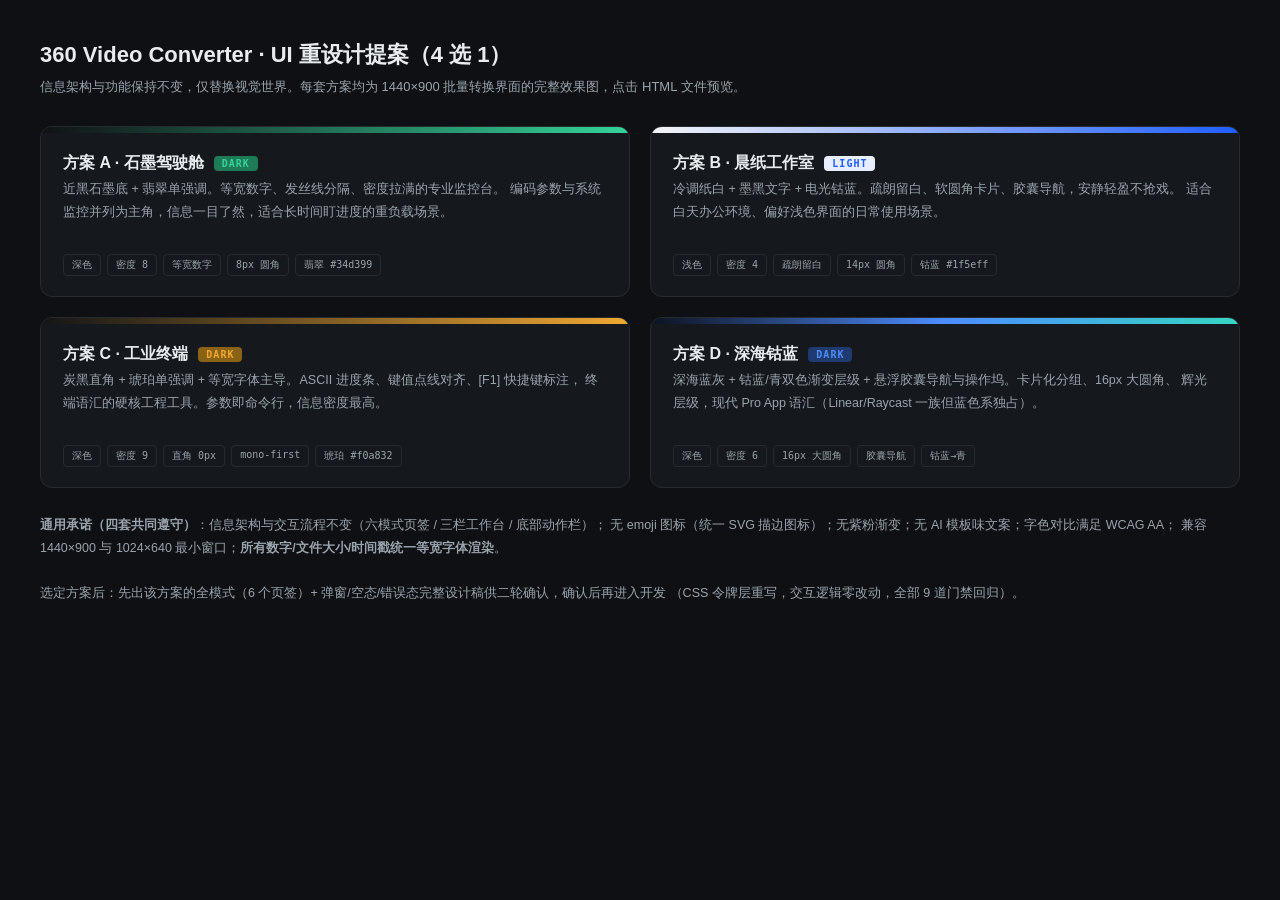
<file: docs/design/ui_redesign/index.html>
<!DOCTYPE html>
<html lang="zh-CN">
<head>
<meta charset="UTF-8">
<title>UI 重设计 · 四套方案选择页 — 360 Video Converter</title>
<style>
:root{--bg:#0e1013;--panel:#15181c;--line:#262b30;--text:#e8ecef;--text2:#9aa4ad;
  --mono:'Cascadia Mono','Consolas',monospace;--sans:'Segoe UI','Microsoft YaHei',sans-serif}
*{margin:0;padding:0;box-sizing:border-box}
body{background:var(--bg);color:var(--text);font-family:var(--sans);padding:40px}
h1{font-size:22px;margin-bottom:6px}
.sub{color:var(--text2);font-size:13px;margin-bottom:28px;line-height:1.7}
.grid{display:grid;grid-template-columns:1fr 1fr;gap:20px;max-width:1280px}
.card{background:var(--panel);border:1px solid var(--line);border-radius:12px;overflow:hidden;cursor:pointer}
.card:hover{border-color:#4a5560}
.card .bar{height:6px}
.card .bd{padding:20px 22px}
.card .nm{font-size:16px;font-weight:700;margin-bottom:4px;display:flex;align-items:center;gap:10px}
.tag{font-family:var(--mono);font-size:10px;padding:2px 8px;border-radius:4px;letter-spacing:1px}
.card .ds{color:var(--text2);font-size:12.5px;line-height:1.8;min-height:66px}
.card .kw{margin-top:10px;display:flex;gap:6px;flex-wrap:wrap}
.card .kw span{font-family:var(--mono);font-size:10px;padding:3px 8px;border:1px solid var(--line);
  border-radius:4px;color:var(--text2)}
.hint{margin-top:26px;color:var(--text2);font-size:12.5px;line-height:1.8;max-width:1280px}
</style>
</head>
<body>
<h1>360 Video Converter · UI 重设计提案（4 选 1）</h1>
<div class="sub">信息架构与功能保持不变，仅替换视觉世界。每套方案均为 1440×900 批量转换界面的完整效果图，点击 HTML 文件预览。</div>
<div class="grid">
  <div class="card" onclick="location.href='方案A_石墨驾驶舱.html'">
    <div class="bar" style="background:linear-gradient(90deg,#101214,#34d399)"></div>
    <div class="bd">
      <div class="nm">方案 A · 石墨驾驶舱<span class="tag" style="background:#1f7a58;color:#34d399">DARK</span></div>
      <div class="ds">近黑石墨底 + 翡翠单强调。等宽数字、发丝线分隔、密度拉满的专业监控台。
      编码参数与系统监控并列为主角，信息一目了然，适合长时间盯进度的重负载场景。</div>
      <div class="kw"><span>深色</span><span>密度 8</span><span>等宽数字</span><span>8px 圆角</span><span>翡翠 #34d399</span></div>
    </div>
  </div>
  <div class="card" onclick="location.href='方案B_晨纸工作室.html'">
    <div class="bar" style="background:linear-gradient(90deg,#f4f5f7,#1f5eff)"></div>
    <div class="bd">
      <div class="nm">方案 B · 晨纸工作室<span class="tag" style="background:#e8eeff;color:#1f5eff">LIGHT</span></div>
      <div class="ds">冷调纸白 + 墨黑文字 + 电光钴蓝。疏朗留白、软圆角卡片、胶囊导航，安静轻盈不抢戏。
      适合白天办公环境、偏好浅色界面的日常使用场景。</div>
      <div class="kw"><span>浅色</span><span>密度 4</span><span>疏朗留白</span><span>14px 圆角</span><span>钴蓝 #1f5eff</span></div>
    </div>
  </div>
  <div class="card" onclick="location.href='方案C_工业终端.html'">
    <div class="bar" style="background:linear-gradient(90deg,#141517,#f0a832)"></div>
    <div class="bd">
      <div class="nm">方案 C · 工业终端<span class="tag" style="background:#8a6215;color:#f0a832">DARK</span></div>
      <div class="ds">炭黑直角 + 琥珀单强调 + 等宽字体主导。ASCII 进度条、键值点线对齐、[F1] 快捷键标注，
      终端语汇的硬核工程工具。参数即命令行，信息密度最高。</div>
      <div class="kw"><span>深色</span><span>密度 9</span><span>直角 0px</span><span>mono-first</span><span>琥珀 #f0a832</span></div>
    </div>
  </div>
  <div class="card" onclick="location.href='方案D_深海钴蓝.html'">
    <div class="bar" style="background:linear-gradient(90deg,#0d1220,#4d8dff,#37d6c3)"></div>
    <div class="bd">
      <div class="nm">方案 D · 深海钴蓝<span class="tag" style="background:#1f3a6e;color:#4d8dff">DARK</span></div>
      <div class="ds">深海蓝灰 + 钴蓝/青双色渐变层级 + 悬浮胶囊导航与操作坞。卡片化分组、16px 大圆角、
      辉光层级，现代 Pro App 语汇（Linear/Raycast 一族但蓝色系独占）。</div>
      <div class="kw"><span>深色</span><span>密度 6</span><span>16px 大圆角</span><span>胶囊导航</span><span>钴蓝→青</span></div>
    </div>
  </div>
</div>
<div class="hint">
  <b>通用承诺（四套共同遵守）</b>：信息架构与交互流程不变（六模式页签 / 三栏工作台 / 底部动作栏）；
  无 emoji 图标（统一 SVG 描边图标）；无紫粉渐变；无 AI 模板味文案；字色对比满足 WCAG AA；
  兼容 1440×900 与 1024×640 最小窗口；<b>所有数字/文件大小/时间戳统一等宽字体渲染</b>。
  <br><br>选定方案后：先出该方案的全模式（6 个页签）+ 弹窗/空态/错误态完整设计稿供二轮确认，确认后再进入开发
  （CSS 令牌层重写，交互逻辑零改动，全部 9 道门禁回归）。
</div>
</body>
</html>
</file>
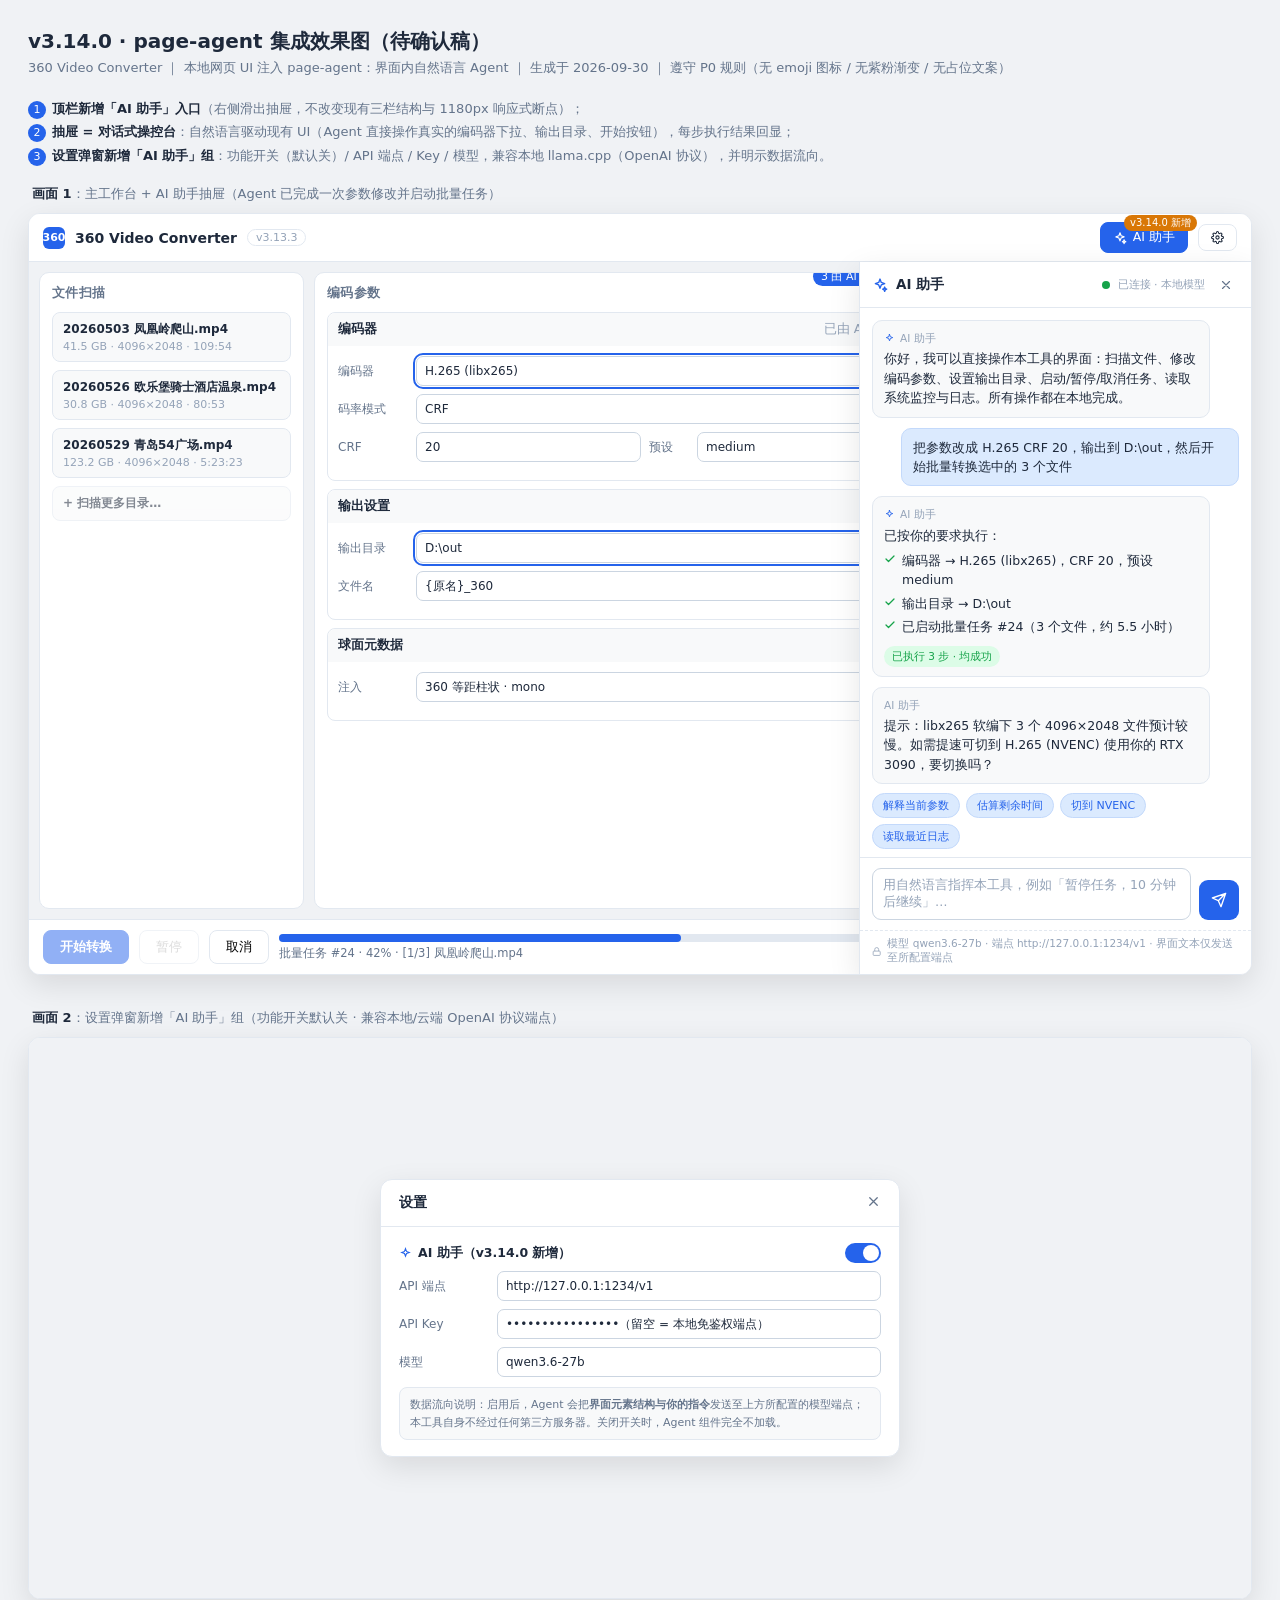
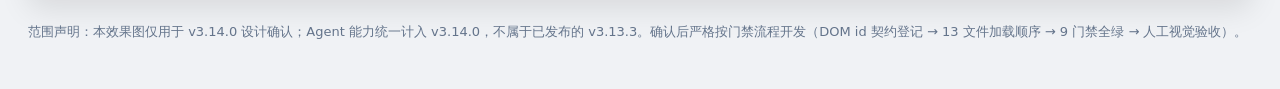
<file: docs/design/v3140_page_agent_mockup.html>
<!DOCTYPE html>
<html lang="zh-CN">
<head>
<meta charset="UTF-8">
<title>v3.14.0 · page-agent 集成效果图 — 360 Video Converter</title>
<style>
/* ── 设计令牌：与应用 app.css light 主题完全一致 ── */
:root {
  --bg: #f0f2f5; --surface: #ffffff; --surface-hover: #f8f9fa;
  --border: #e2e8f0; --border-strong: #cbd5e1;
  --text: #1e293b; --text-secondary: #64748b; --text-muted: #94a3b8;
  --primary: #2563eb; --primary-hover: #1d4ed8; --primary-light: #dbeafe;
  --success: #16a34a; --success-light: #dcfce7;
  --warning: #d97706; --warning-light: #fef3c7;
  --accent: #8b5cf6; --accent-light: #ede9fe;
  --shadow: 0 1px 3px rgba(0,0,0,0.08), 0 1px 2px rgba(0,0,0,0.04);
  --shadow-lg: 0 10px 30px rgba(0,0,0,0.1);
}
* { margin:0; padding:0; box-sizing:border-box; }
body { font-family:-apple-system,'Segoe UI','Microsoft YaHei',system-ui,sans-serif; background:var(--bg); color:var(--text); padding:28px; }
h1 { font-size:20px; margin-bottom:4px; }
.sub { color:var(--text-secondary); font-size:13px; margin-bottom:20px; }
.frame { background:var(--surface); border:1px solid var(--border); border-radius:12px; box-shadow:var(--shadow-lg); overflow:hidden; margin-bottom:34px; }
.frame-label { font-size:13px; color:var(--text-secondary); margin:0 0 10px 4px; }
.frame-label b { color:var(--text); }

/* ── 应用窗体 ── */
.app { position:relative; height:760px; display:flex; flex-direction:column; background:var(--bg); }
.hdr { height:48px; background:var(--surface); border-bottom:1px solid var(--border); display:flex; align-items:center; padding:0 14px; gap:10px; flex:none; }
.logo { width:22px; height:22px; border-radius:6px; background:var(--primary); color:#fff; display:flex; align-items:center; justify-content:center; font-size:11px; font-weight:700; }
.hdr-title { font-weight:600; font-size:14px; }
.ver { font-size:11px; color:var(--text-muted); border:1px solid var(--border); border-radius:99px; padding:1px 8px; }
.spacer { flex:1; }
.hdr-btn { display:flex; align-items:center; gap:6px; font-size:12.5px; padding:6px 12px; border-radius:8px; border:1px solid var(--border); background:var(--surface); color:var(--text); position:relative; }
.hdr-btn.primary { background:var(--primary); border-color:var(--primary); color:#fff; }
.badge-new { position:absolute; top:-8px; right:-10px; background:var(--warning); color:#fff; font-size:10px; padding:1px 6px; border-radius:99px; }
.ws { flex:1; display:flex; gap:10px; padding:10px; min-height:0; }
.col { background:var(--surface); border:1px solid var(--border); border-radius:10px; padding:12px; overflow:hidden; }
.col-l { width:265px; flex:none; } .col-m { flex:1; } .col-r { width:285px; flex:none; }
.col h3 { font-size:12.5px; color:var(--text-secondary); font-weight:600; margin-bottom:10px; letter-spacing:.02em; }
.card { border:1px solid var(--border); border-radius:8px; padding:8px 10px; margin-bottom:8px; background:var(--surface-hover); font-size:12px; }
.fname { font-weight:600; font-size:12px; }
.fmeta { color:var(--text-muted); font-size:11px; margin-top:2px; }
.pgroup { border:1px solid var(--border); border-radius:8px; margin-bottom:8px; }
.pgroup-h { padding:8px 10px; font-size:12.5px; font-weight:600; background:var(--surface-hover); border-radius:8px 8px 0 0; display:flex; justify-content:space-between; }
.pgroup-b { padding:10px; }
.frow { display:flex; gap:8px; margin-bottom:8px; align-items:center; }
.flabel { font-size:12px; color:var(--text-secondary); width:70px; flex:none; }
.sel, .input { flex:1; height:30px; border:1px solid var(--border-strong); border-radius:7px; background:#fff; font-size:12px; padding:0 8px; color:var(--text); display:flex; align-items:center; }
.ring { outline:2px solid var(--primary); outline-offset:1px; border-radius:7px; }
.hl-note { position:absolute; font-size:11px; background:var(--primary); color:#fff; padding:2px 8px; border-radius:99px; }
.sysgrid { display:grid; grid-template-columns:repeat(2,1fr); gap:8px; }
.sys { border:1px solid var(--border); border-radius:8px; padding:8px; }
.sys .k { font-size:10.5px; color:var(--text-muted); }
.sys .v { font-size:15px; font-weight:600; }
.bar { height:4px; border-radius:99px; background:var(--border); margin-top:6px; }
.bar i { display:block; height:100%; border-radius:99px; background:var(--primary); }
.actionbar { flex:none; background:var(--surface); border-top:1px solid var(--border); padding:10px 14px; display:flex; align-items:center; gap:10px; }
.btn { height:34px; padding:0 16px; border-radius:8px; border:1px solid var(--border); background:var(--surface); font-size:13px; display:flex; align-items:center; gap:6px; }
.btn.primary { background:var(--primary); border-color:var(--primary); color:#fff; font-weight:600; }
.btn:disabled { opacity:.5; }
.prog { flex:1; }
.prog .bar { height:8px; margin:0 0 4px; }
.prog .t { font-size:11.5px; color:var(--text-secondary); }

/* ── AI 助手抽屉（v3.14.0 新增）── */
.drawer { position:absolute; top:48px; right:0; bottom:0; width:392px; background:var(--surface); border-left:1px solid var(--border); box-shadow:var(--shadow-lg); display:flex; flex-direction:column; border-radius:0; }
.d-hdr { height:46px; flex:none; display:flex; align-items:center; gap:8px; padding:0 12px; border-bottom:1px solid var(--border); }
.d-hdr .ttl { font-weight:600; font-size:13.5px; flex:1; }
.dot { width:8px; height:8px; border-radius:99px; background:var(--success); }
.d-sub { font-size:11px; color:var(--text-muted); }
.iconbtn { width:26px; height:26px; border-radius:6px; border:none; background:transparent; color:var(--text-secondary); display:flex; align-items:center; justify-content:center; }
.d-chat { flex:1; overflow:hidden; padding:12px; display:flex; flex-direction:column; gap:10px; }
.msg { max-width:92%; font-size:12.5px; line-height:1.55; border-radius:10px; padding:9px 11px; }
.msg.user { align-self:flex-end; background:var(--primary-light); border:1px solid #c3d9fb; }
.msg.agent { align-self:flex-start; background:var(--surface-hover); border:1px solid var(--border); }
.msg .who { font-size:10.5px; color:var(--text-muted); margin-bottom:3px; display:flex; align-items:center; gap:5px; }
.plan { margin:6px 0 0; padding-left:0; list-style:none; }
.plan li { display:flex; gap:6px; align-items:flex-start; margin-bottom:4px; }
.plan svg { flex:none; margin-top:2px; }
.chips { display:flex; gap:6px; flex-wrap:wrap; padding:0 12px 8px; }
.chip { font-size:11px; color:var(--primary); background:var(--primary-light); border:1px solid #c3d9fb; border-radius:99px; padding:4px 10px; }
.d-input { flex:none; border-top:1px solid var(--border); padding:10px 12px; display:flex; gap:8px; align-items:flex-end; }
.d-input .ta { flex:1; min-height:44px; border:1px solid var(--border-strong); border-radius:9px; padding:8px 10px; font-size:12.5px; color:var(--text-muted); background:#fff; }
.send { width:40px; height:40px; flex:none; border-radius:9px; background:var(--primary); color:#fff; display:flex; align-items:center; justify-content:center; }
.d-foot { flex:none; font-size:10.5px; color:var(--text-muted); padding:6px 12px 9px; border-top:1px dashed var(--border); display:flex; align-items:center; gap:6px; }
.step-chip { display:inline-flex; align-items:center; gap:4px; font-size:10.5px; background:var(--success-light); color:var(--success); border-radius:99px; padding:2px 8px; margin-top:6px; }

/* ── 设置弹窗变体 ── */
.dlg-wrap { position:relative; height:560px; background:var(--bg); display:flex; align-items:center; justify-content:center; }
.dlg { width:520px; background:var(--surface); border:1px solid var(--border); border-radius:12px; box-shadow:var(--shadow-lg); }
.dlg-h { padding:14px 18px; font-weight:600; font-size:14px; border-bottom:1px solid var(--border); display:flex; justify-content:space-between; }
.dlg-b { padding:16px 18px; }
.gtitle { font-size:12.5px; font-weight:600; margin:14px 0 8px; display:flex; align-items:center; gap:6px; }
.gtitle:first-child { margin-top:0; }
.note { font-size:11px; color:var(--text-secondary); background:var(--surface-hover); border:1px solid var(--border); border-radius:8px; padding:8px 10px; margin-top:10px; line-height:1.6; }
.switch { width:36px; height:20px; border-radius:99px; background:var(--primary); position:relative; flex:none; }
.switch i { position:absolute; top:2px; right:2px; width:16px; height:16px; border-radius:99px; background:#fff; }
.key { font-size:12px; }
.legend { font-size:13px; color:var(--text-secondary); line-height:1.8; margin-bottom:18px; }
.legend b { color:var(--text); }
.n { display:inline-flex; width:18px; height:18px; border-radius:99px; background:var(--primary); color:#fff; font-size:11px; align-items:center; justify-content:center; margin-right:6px; }
</style>
</head>
<body>

<h1>v3.14.0 · page-agent 集成效果图（待确认稿）</h1>
<div class="sub">360 Video Converter ｜ 本地网页 UI 注入 page-agent：界面内自然语言 Agent ｜ 生成于 2026-09-30 ｜ 遵守 P0 规则（无 emoji 图标 / 无紫粉渐变 / 无占位文案）</div>
<div class="legend">
  <span class="n">1</span><b>顶栏新增「AI 助手」入口</b>（右侧滑出抽屉，不改变现有三栏结构与 1180px 响应式断点）；<br>
  <span class="n">2</span><b>抽屉 = 对话式操控台</b>：自然语言驱动现有 UI（Agent 直接操作真实的编码器下拉、输出目录、开始按钮），每步执行结果回显；<br>
  <span class="n">3</span><b>设置弹窗新增「AI 助手」组</b>：功能开关（默认关）/ API 端点 / Key / 模型，兼容本地 llama.cpp（OpenAI 协议），并明示数据流向。
</div>

<!-- ═══ 主界面：抽屉打开 ═══ -->
<div class="frame-label"><b>画面 1</b>：主工作台 + AI 助手抽屉（Agent 已完成一次参数修改并启动批量任务）</div>
<div class="frame"><div class="app">
  <div class="hdr">
    <div class="logo">360</div>
    <div class="hdr-title">360 Video Converter</div>
    <div class="ver">v3.13.3</div>
    <div class="spacer"></div>
    <div class="hdr-btn primary">
      <svg width="14" height="14" viewBox="0 0 24 24" fill="none" stroke="currentColor" stroke-width="2" stroke-linecap="round" stroke-linejoin="round"><path d="M12 3l1.9 5.1L19 10l-5.1 1.9L12 17l-1.9-5.1L5 10l5.1-1.9z"/><path d="M19 15l.9 2.4L22 18.3l-2.1.9L19 21.6l-.9-2.4-2.1-.9 2.1-.9z"/></svg>
      AI 助手
      <span class="badge-new">v3.14.0 新增</span>
    </div>
    <div class="hdr-btn">
      <svg width="13" height="13" viewBox="0 0 24 24" fill="none" stroke="currentColor" stroke-width="2" stroke-linecap="round"><circle cx="12" cy="12" r="3"/><path d="M19.4 15a1.65 1.65 0 0 0 .33 1.82l.06.06a2 2 0 1 1-2.83 2.83l-.06-.06a1.65 1.65 0 0 0-1.82-.33 1.65 1.65 0 0 0-1 1.51V21a2 2 0 1 1-4 0v-.09a1.65 1.65 0 0 0-1-1.51 1.65 1.65 0 0 0-1.82.33l-.06.06a2 2 0 1 1-2.83-2.83l.06-.06a1.65 1.65 0 0 0 .33-1.82 1.65 1.65 0 0 0-1.51-1H3a2 2 0 1 1 0-4h.09a1.65 1.65 0 0 0 1.51-1 1.65 1.65 0 0 0-.33-1.82l-.06-.06a2 2 0 1 1 2.83-2.83l.06.06a1.65 1.65 0 0 0 1.82.33h.01a1.65 1.65 0 0 0 1-1.51V3a2 2 0 1 1 4 0v.09a1.65 1.65 0 0 0 1 1.51 1.65 1.65 0 0 0 1.82-.33l.06-.06a2 2 0 1 1 2.83 2.83l-.06.06a1.65 1.65 0 0 0-.33 1.82v.01a1.65 1.65 0 0 0 1.51 1H21a2 2 0 1 1 0 4h-.09a1.65 1.65 0 0 0-1.51 1z"/></svg>
    </div>
  </div>

  <div class="ws">
    <div class="col col-l">
      <h3>文件扫描</h3>
      <div class="card"><div class="fname">20260503 凤凰岭爬山.mp4</div><div class="fmeta">41.5 GB · 4096×2048 · 109:54</div></div>
      <div class="card"><div class="fname">20260526 欧乐堡骑士酒店温泉.mp4</div><div class="fmeta">30.8 GB · 4096×2048 · 80:53</div></div>
      <div class="card"><div class="fname">20260529 青岛54广场.mp4</div><div class="fmeta">123.2 GB · 4096×2048 · 5:23:23</div></div>
      <div class="card" style="opacity:.55"><div class="fname">+ 扫描更多目录…</div></div>
    </div>

    <div class="col col-m" style="position:relative">
      <h3>编码参数</h3>
      <div class="pgroup">
        <div class="pgroup-h"><span>编码器</span><span style="color:var(--text-muted);font-weight:400">已由 AI 助手修改</span></div>
        <div class="pgroup-b">
          <div class="frow"><div class="flabel">编码器</div><div class="sel ring">H.265 (libx265)<span style="flex:1"></span><svg width="12" height="12" viewBox="0 0 24 24" fill="none" stroke="currentColor" stroke-width="2"><path d="M6 9l6 6 6-6"/></svg></div></div>
          <div class="frow"><div class="flabel">码率模式</div><div class="sel">CRF <span style="flex:1"></span><svg width="12" height="12" viewBox="0 0 24 24" fill="none" stroke="currentColor" stroke-width="2"><path d="M6 9l6 6 6-6"/></svg></div></div>
          <div class="frow"><div class="flabel">CRF</div><div class="input">20</div><div class="flabel" style="width:40px">预设</div><div class="sel">medium</div></div>
        </div>
      </div>
      <div class="pgroup">
        <div class="pgroup-h"><span>输出设置</span></div>
        <div class="pgroup-b">
          <div class="frow"><div class="flabel">输出目录</div><div class="input ring">D:\out<span style="flex:1"></span></div></div>
          <div class="frow"><div class="flabel">文件名</div><div class="input">{原名}_360</div></div>
        </div>
      </div>
      <div class="pgroup">
        <div class="pgroup-h"><span>球面元数据</span></div>
        <div class="pgroup-b"><div class="frow"><div class="flabel">注入</div><div class="sel">360 等距柱状 · mono</div></div></div>
      </div>
      <div class="hl-note" style="top:-6px; right:14px;">3 由 AI 助手修改 <b style="margin-left:6px">②</b></div>
    </div>

    <div class="col col-r">
      <h3>系统监控</h3>
      <div class="sysgrid">
        <div class="sys"><div class="k">CPU</div><div class="v">12%</div><div class="bar"><i style="width:12%"></i></div></div>
        <div class="sys"><div class="k">内存</div><div class="v">40%</div><div class="bar"><i style="width:40%"></i></div></div>
        <div class="sys"><div class="k">GPU (RTX 3090)</div><div class="v">22%</div><div class="bar"><i style="width:22%"></i></div></div>
        <div class="sys"><div class="k">编码器</div><div class="v">51%</div><div class="bar"><i style="width:51%"></i></div></div>
      </div>
      <h3 style="margin-top:12px">转换日志</h3>
      <div class="card" style="font-family:Consolas,monospace;font-size:10.5px;line-height:1.7">
        <div style="color:var(--text-muted)">17:41:02</div>Job #24 started: mode=batch, files=3<br>
        <div style="color:var(--text-muted)">17:41:02</div>Codec: libx265, CRF=20<br>
        <div style="color:var(--text-muted)">17:41:05</div>[1/3] 凤凰岭爬山.mp4 …
      </div>
    </div>
  </div>

  <div class="actionbar">
    <button class="btn primary" disabled>开始转换</button>
    <button class="btn" disabled>暂停</button>
    <button class="btn">取消</button>
    <div class="prog"><div class="bar"><i style="width:42%"></i></div><div class="t">批量任务 #24 · 42% · [1/3] 凤凰岭爬山.mp4</div></div>
  </div>

  <!-- AI 助手抽屉 -->
  <div class="drawer">
    <div class="d-hdr">
      <svg width="16" height="16" viewBox="0 0 24 24" fill="none" stroke="var(--primary)" stroke-width="2" stroke-linecap="round" stroke-linejoin="round"><path d="M12 3l1.9 5.1L19 10l-5.1 1.9L12 17l-1.9-5.1L5 10l5.1-1.9z"/><path d="M19 15l.9 2.4L22 18.3l-2.1.9L19 21.6l-.9-2.4-2.1-.9 2.1-.9z"/></svg>
      <div class="ttl">AI 助手</div>
      <div class="dot"></div><div class="d-sub">已连接 · 本地模型</div>
      <button class="iconbtn"><svg width="14" height="14" viewBox="0 0 24 24" fill="none" stroke="currentColor" stroke-width="2" stroke-linecap="round"><path d="M18 6L6 18M6 6l12 12"/></svg></button>
    </div>
    <div class="d-chat">
      <div class="msg agent"><div class="who">
        <svg width="11" height="11" viewBox="0 0 24 24" fill="none" stroke="var(--primary)" stroke-width="2" stroke-linecap="round"><path d="M12 3l1.9 5.1L19 10l-5.1 1.9L12 17l-1.9-5.1L5 10l5.1-1.9z"/></svg>
        AI 助手</div>
        你好，我可以直接操作本工具的界面：扫描文件、修改编码参数、设置输出目录、启动/暂停/取消任务、读取系统监控与日志。所有操作都在本地完成。
      </div>
      <div class="msg user">把参数改成 H.265 CRF 20，输出到 D:\out，然后开始批量转换选中的 3 个文件</div>
      <div class="msg agent"><div class="who">
        <svg width="11" height="11" viewBox="0 0 24 24" fill="none" stroke="var(--primary)" stroke-width="2" stroke-linecap="round"><path d="M12 3l1.9 5.1L19 10l-5.1 1.9L12 17l-1.9-5.1L5 10l5.1-1.9z"/></svg>
        AI 助手</div>
        已按你的要求执行：
        <ul class="plan">
          <li><svg width="12" height="12" viewBox="0 0 24 24" fill="none" stroke="var(--success)" stroke-width="2.5" stroke-linecap="round" stroke-linejoin="round"><path d="M20 6L9 17l-5-5"/></svg>编码器 → H.265 (libx265)，CRF 20，预设 medium</li>
          <li><svg width="12" height="12" viewBox="0 0 24 24" fill="none" stroke="var(--success)" stroke-width="2.5" stroke-linecap="round" stroke-linejoin="round"><path d="M20 6L9 17l-5-5"/></svg>输出目录 → D:\out</li>
          <li><svg width="12" height="12" viewBox="0 0 24 24" fill="none" stroke="var(--success)" stroke-width="2.5" stroke-linecap="round" stroke-linejoin="round"><path d="M20 6L9 17l-5-5"/></svg>已启动批量任务 #24（3 个文件，约 5.5 小时）</li>
        </ul>
        <span class="step-chip">已执行 3 步 · 均成功</span>
      </div>
      <div class="msg agent"><div class="who">AI 助手</div>提示：libx265 软编下 3 个 4096×2048 文件预计较慢。如需提速可切到 H.265 (NVENC) 使用你的 RTX 3090，要切换吗？</div>
    </div>
    <div class="chips">
      <span class="chip">解释当前参数</span><span class="chip">估算剩余时间</span><span class="chip">切到 NVENC</span><span class="chip">读取最近日志</span>
    </div>
    <div class="d-input">
      <div class="ta">用自然语言指挥本工具，例如「暂停任务，10 分钟后继续」…</div>
      <div class="send"><svg width="16" height="16" viewBox="0 0 24 24" fill="none" stroke="currentColor" stroke-width="2" stroke-linecap="round" stroke-linejoin="round"><path d="M22 2L11 13M22 2l-7 20-4-9-9-4z"/></svg></div>
    </div>
    <div class="d-foot">
      <svg width="11" height="11" viewBox="0 0 24 24" fill="none" stroke="currentColor" stroke-width="2"><rect x="3" y="11" width="18" height="11" rx="2"/><path d="M7 11V7a5 5 0 0 1 10 0v4"/></svg>
      模型 qwen3.6-27b · 端点 http://127.0.0.1:1234/v1 · 界面文本仅发送至所配置端点
    </div>
  </div>
</div></div>

<!-- ═══ 画面 2：设置弹窗 ═══ -->
<div class="frame-label" style="margin-top:6px"><b>画面 2</b>：设置弹窗新增「AI 助手」组（功能开关默认关 · 兼容本地/云端 OpenAI 协议端点）</div>
<div class="frame"><div class="dlg-wrap">
  <div class="dlg">
    <div class="dlg-h"><span>设置</span>
      <svg width="15" height="15" viewBox="0 0 24 24" fill="none" stroke="var(--text-secondary)" stroke-width="2" stroke-linecap="round"><path d="M18 6L6 18M6 6l12 12"/></svg>
    </div>
    <div class="dlg-b">
      <div class="gtitle">
        <svg width="13" height="13" viewBox="0 0 24 24" fill="none" stroke="var(--primary)" stroke-width="2" stroke-linecap="round"><path d="M12 3l1.9 5.1L19 10l-5.1 1.9L12 17l-1.9-5.1L5 10l5.1-1.9z"/></svg>
        AI 助手（v3.14.0 新增）
        <span style="flex:1"></span>
        <div class="switch"><i></i></div>
      </div>
      <div class="frow"><div class="flabel" style="width:90px">API 端点</div><div class="input">http://127.0.0.1:1234/v1</div></div>
      <div class="frow"><div class="flabel" style="width:90px">API Key</div><div class="input key">••••••••••••••••（留空 = 本地免鉴权端点）</div></div>
      <div class="frow"><div class="flabel" style="width:90px">模型</div><div class="input">qwen3.6-27b</div></div>
      <div class="note">数据流向说明：启用后，Agent 会把<b>界面元素结构与你的指令</b>发送至上方所配置的模型端点；本工具自身不经过任何第三方服务器。关闭开关时，Agent 组件完全不加载。</div>
    </div>
  </div>
</div></div>

<div class="sub" style="margin-top:-10px">范围声明：本效果图仅用于 v3.14.0 设计确认；Agent 能力统一计入 v3.14.0，不属于已发布的 v3.13.3。确认后严格按门禁流程开发（DOM id 契约登记 → 13 文件加载顺序 → 9 门禁全绿 → 人工视觉验收）。</div>
</body>
</html>
</file>
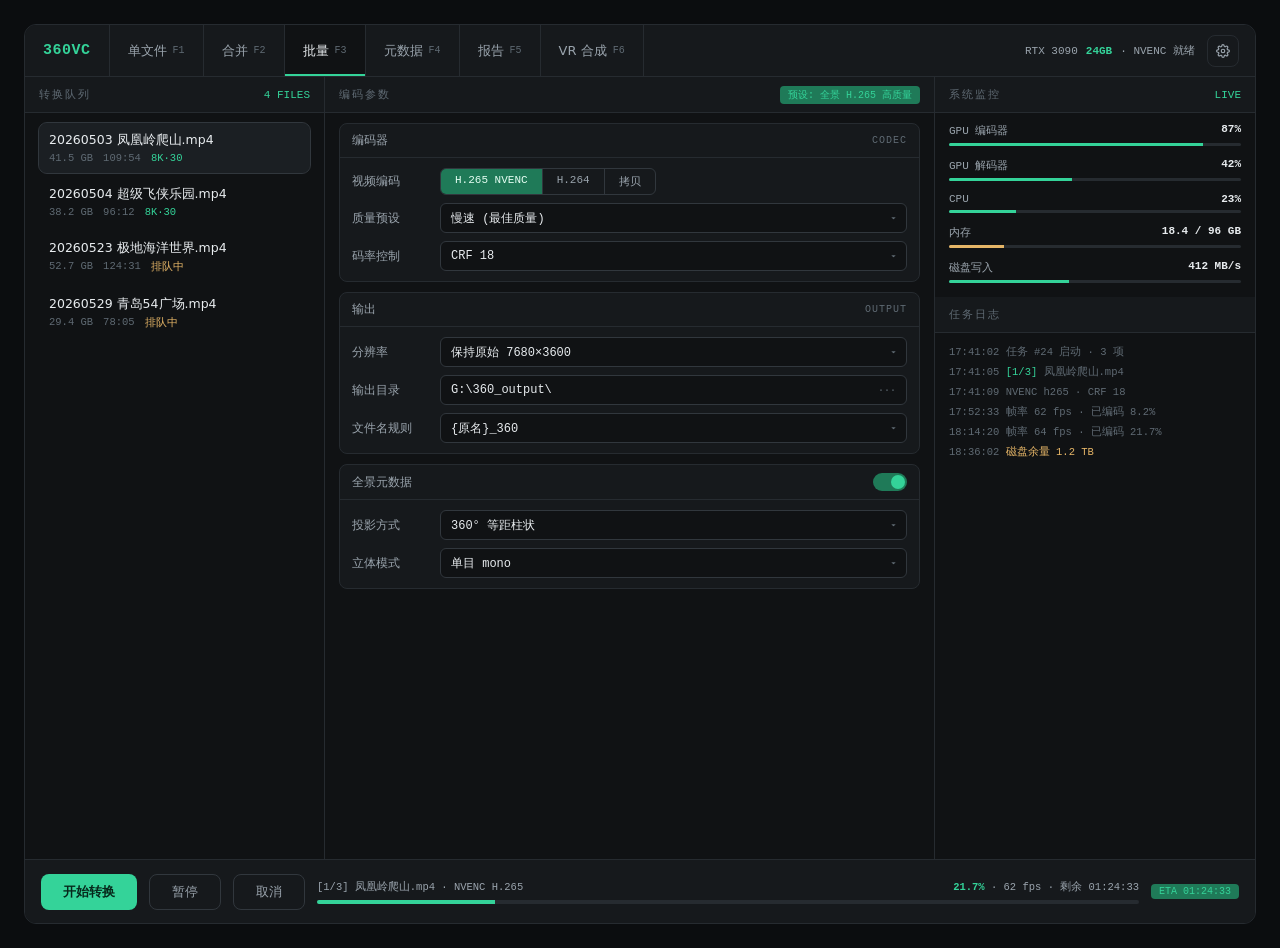
<file: docs/design/ui_redesign/方案A_石墨驾驶舱.html>
<!DOCTYPE html>
<html lang="zh-CN">
<head>
<meta charset="UTF-8">
<title>方案 A · 石墨驾驶舱 — 360 Video Converter UI 重设计</title>
<style>
/* 方案 A「石墨驾驶舱」: 近黑石墨底 + 单一翡翠强调 + 等宽数字 + 发丝线分隔 + 8px 圆角
   密度 8/10 · 变化 4/10 · 动效 2/10 —— 专业监控台取向 */
:root{
  --bg:#101214; --panel:#16191c; --panel2:#1b1f23; --line:#262b30; --line2:#31373d;
  --text:#e8ecef; --text2:#9aa4ad; --text3:#5f6a73;
  --acc:#34d399; --acc-dim:#1f7a58; --warn:#e5b567; --err:#e57373;
  --mono:'Cascadia Mono','Consolas','SFMono-Regular',monospace;
  --sans:'Segoe UI','Microsoft YaHei',system-ui,sans-serif;
  --r:8px;
}
*{margin:0;padding:0;box-sizing:border-box}
body{background:#0b0d0f;color:var(--text);font-family:var(--sans);font-size:13px;
  display:flex;justify-content:center;padding:24px}
.frame{width:1440px;height:900px;background:var(--bg);border:1px solid var(--line);
  border-radius:12px;overflow:hidden;display:flex;flex-direction:column;position:relative}
/* 顶栏 */
.hdr{height:52px;flex:none;display:flex;align-items:center;gap:0;padding:0 16px;
  border-bottom:1px solid var(--line);background:var(--panel)}
.logo{font-family:var(--mono);font-weight:700;font-size:15px;letter-spacing:.5px;
  color:var(--acc);padding:0 18px 0 2px;border-right:1px solid var(--line);height:100%;
  display:flex;align-items:center}
.tabs{display:flex;height:100%}
.tab{padding:0 18px;display:flex;align-items:center;color:var(--text2);font-size:13px;
  border-right:1px solid var(--line);position:relative;cursor:default}
.tab.on{color:var(--text);background:var(--bg);box-shadow:inset 0 -2px 0 var(--acc)}
.tab .k{font-family:var(--mono);font-size:10px;color:var(--text3);margin-left:6px}
.spacer{flex:1}
.gpu{font-family:var(--mono);font-size:11px;color:var(--text2);display:flex;align-items:center;gap:8px}
.gpu b{color:var(--acc);font-weight:600}
.gear{width:32px;height:32px;border:1px solid var(--line);border-radius:var(--r);
  display:flex;align-items:center;justify-content:center;color:var(--text2);margin-left:12px}
/* 三栏 */
.ws{flex:1;display:grid;grid-template-columns:300px 1fr 320px;min-height:0}
.col{border-right:1px solid var(--line);display:flex;flex-direction:column;min-height:0}
.col:last-child{border-right:none}
.col-h{height:36px;flex:none;display:flex;align-items:center;justify-content:space-between;
  padding:0 14px;border-bottom:1px solid var(--line);background:var(--panel)}
.col-h .t{font-size:11px;letter-spacing:2px;color:var(--text3);font-family:var(--mono)}
.col-h .n{font-family:var(--mono);font-size:11px;color:var(--acc)}
.col-b{flex:1;overflow:hidden;padding:10px 14px}
/* 文件列表 */
.fitem{padding:9px 10px;border-radius:var(--r);margin-bottom:4px;cursor:default}
.fitem:hover{background:var(--panel2)}
.fitem.on{background:var(--panel2);outline:1px solid var(--line2)}
.fitem .fn{font-size:12.5px;color:var(--text);white-space:nowrap;overflow:hidden;text-overflow:ellipsis}
.fitem .fm{font-family:var(--mono);font-size:10.5px;color:var(--text3);margin-top:3px;display:flex;gap:10px}
.fitem .fm .ok{color:var(--acc)}
.fitem .fm .wait{color:var(--warn)}
/* 参数区 */
.pg{border:1px solid var(--line);border-radius:var(--r);margin-bottom:10px;background:var(--panel)}
.pg-h{padding:8px 12px;font-size:12px;color:var(--text2);display:flex;justify-content:space-between;
  align-items:center;border-bottom:1px solid var(--line)}
.pg-h .en{font-family:var(--mono);font-size:10px;color:var(--text3);letter-spacing:1px}
.pg-b{padding:10px 12px}
.row{display:flex;align-items:center;margin-bottom:8px}
.row:last-child{margin-bottom:0}
.lab{width:88px;flex:none;font-size:12px;color:var(--text2)}
.val{flex:1;height:30px;background:var(--bg);border:1px solid var(--line2);border-radius:6px;
  display:flex;align-items:center;padding:0 10px;font-family:var(--mono);font-size:12px;color:var(--text);
  display:flex;justify-content:space-between;align-items:center}
.val .ar{color:var(--text3);font-size:10px}
.seg{display:flex;gap:0;border:1px solid var(--line2);border-radius:6px;overflow:hidden}
.seg span{padding:5px 14px;font-family:var(--mono);font-size:11px;color:var(--text2);
  border-right:1px solid var(--line2);cursor:default}
.seg span:last-child{border-right:none}
.seg span.on{background:var(--acc-dim);color:#d9ffeef5;color:#e6fff4}
.tog{width:34px;height:18px;border-radius:9px;background:var(--acc-dim);position:relative}
.tog::after{content:'';position:absolute;width:14px;height:14px;border-radius:50%;
  background:var(--acc);top:2px;right:2px}
.tog.off{background:var(--line2)}
.tog.off::after{background:var(--text3);left:2px;right:auto}
/* 监控 */
.mon{margin-bottom:12px}
.mon .ml{display:flex;justify-content:space-between;font-family:var(--mono);font-size:11px;
  color:var(--text2);margin-bottom:5px}
.mon .ml b{color:var(--text);font-weight:600}
.bar{height:3px;background:var(--line);border-radius:2px;overflow:hidden}
.bar i{display:block;height:100%;background:var(--acc)}
.bar i.w{background:var(--warn)}
.log{font-family:var(--mono);font-size:10.5px;line-height:1.9;color:var(--text3)}
.log .t{color:var(--text3)}
.log .g{color:var(--acc)}
.log .w{color:var(--warn)}
/* 底部动作栏 */
.act{height:64px;flex:none;border-top:1px solid var(--line);background:var(--panel);
  display:flex;align-items:center;padding:0 16px;gap:12px}
.btn{height:36px;padding:0 22px;border-radius:var(--r);font-size:13px;display:flex;
  align-items:center;gap:8px;cursor:default}
.btn.pri{background:var(--acc);color:#06281b;font-weight:600}
.btn.ghost{border:1px solid var(--line2);color:var(--text2)}
.btn:active{transform:translateY(1px)}
.prog{flex:1}
.prog .pt{display:flex;justify-content:space-between;font-family:var(--mono);font-size:10.5px;
  color:var(--text2);margin-bottom:6px}
.prog .pt b{color:var(--acc)}
.prog .bar{height:4px}
.badge{font-family:var(--mono);font-size:10px;padding:2px 8px;border-radius:4px;
  background:var(--acc-dim);color:var(--acc)}
</style>
</head>
<body>
<div class="frame">
  <div class="hdr">
    <div class="logo">360VC</div>
    <div class="tabs">
      <div class="tab">单文件<span class="k">F1</span></div>
      <div class="tab">合并<span class="k">F2</span></div>
      <div class="tab on">批量<span class="k">F3</span></div>
      <div class="tab">元数据<span class="k">F4</span></div>
      <div class="tab">报告<span class="k">F5</span></div>
      <div class="tab">VR 合成<span class="k">F6</span></div>
    </div>
    <div class="spacer"></div>
    <div class="gpu">RTX 3090 <b>24GB</b> · NVENC 就绪</div>
    <div class="gear"><svg width="14" height="14" viewBox="0 0 24 24" fill="none" stroke="currentColor" stroke-width="2"><circle cx="12" cy="12" r="3"/><path d="M19.4 15a1.65 1.65 0 0 0 .33 1.82l.06.06a2 2 0 1 1-2.83 2.83l-.06-.06a1.65 1.65 0 0 0-1.82-.33 1.65 1.65 0 0 0-1 1.51V21a2 2 0 1 1-4 0v-.09a1.65 1.65 0 0 0-1-1.51 1.65 1.65 0 0 0-1.82.33l-.06.06a2 2 0 1 1-2.83-2.83l.06-.06a1.65 1.65 0 0 0 .33-1.82 1.65 1.65 0 0 0-1.51-1H3a2 2 0 1 1 0-4h.09a1.65 1.65 0 0 0 1.51-1 1.65 1.65 0 0 0-.33-1.82l-.06-.06a2 2 0 1 1 2.83-2.83l.06.06a1.65 1.65 0 0 0 1.82.33 1.65 1.65 0 0 0 1-1.51V3a2 2 0 1 1 4 0v.09a1.65 1.65 0 0 0 1 1.51 1.65 1.65 0 0 0 1.82-.33l.06-.06a2 2 0 1 1 2.83 2.83l-.06.06a1.65 1.65 0 0 0-.33 1.82v.01a1.65 1.65 0 0 0 1.51 1H21a2 2 0 1 1 0 4h-.09a1.65 1.65 0 0 0-1.51 1z"/></svg></div>
  </div>
  <div class="ws">
    <div class="col">
      <div class="col-h"><span class="t">转换队列</span><span class="n">4 FILES</span></div>
      <div class="col-b">
        <div class="fitem on"><div class="fn">20260503 凤凰岭爬山.mp4</div><div class="fm"><span>41.5 GB</span><span>109:54</span><span class="ok">8K·30</span></div></div>
        <div class="fitem"><div class="fn">20260504 超级飞侠乐园.mp4</div><div class="fm"><span>38.2 GB</span><span>96:12</span><span class="ok">8K·30</span></div></div>
        <div class="fitem"><div class="fn">20260523 极地海洋世界.mp4</div><div class="fm"><span>52.7 GB</span><span>124:31</span><span class="wait">排队中</span></div></div>
        <div class="fitem"><div class="fn">20260529 青岛54广场.mp4</div><div class="fm"><span>29.4 GB</span><span>78:05</span><span class="wait">排队中</span></div></div>
      </div>
    </div>
    <div class="col">
      <div class="col-h"><span class="t">编码参数</span><span class="badge">预设: 全景 H.265 高质量</span></div>
      <div class="col-b">
        <div class="pg">
          <div class="pg-h"><span>编码器</span><span class="en">CODEC</span></div>
          <div class="pg-b">
            <div class="row"><div class="lab">视频编码</div><div class="seg"><span class="on">H.265 NVENC</span><span>H.264</span><span>拷贝</span></div></div>
            <div class="row"><div class="lab">质量预设</div><div class="val">慢速 (最佳质量)<span class="ar">▾</span></div></div>
            <div class="row"><div class="lab">码率控制</div><div class="val">CRF 18<span class="ar">▾</span></div></div>
          </div>
        </div>
        <div class="pg">
          <div class="pg-h"><span>输出</span><span class="en">OUTPUT</span></div>
          <div class="pg-b">
            <div class="row"><div class="lab">分辨率</div><div class="val">保持原始 7680×3600<span class="ar">▾</span></div></div>
            <div class="row"><div class="lab">输出目录</div><div class="val">G:\360_output\<span class="ar">···</span></div></div>
            <div class="row"><div class="lab">文件名规则</div><div class="val">{原名}_360<span class="ar">▾</span></div></div>
          </div>
        </div>
        <div class="pg">
          <div class="pg-h"><span>全景元数据</span><span class="tog"></span></div>
          <div class="pg-b">
            <div class="row"><div class="lab">投影方式</div><div class="val">360° 等距柱状<span class="ar">▾</span></div></div>
            <div class="row"><div class="lab">立体模式</div><div class="val">单目 mono<span class="ar">▾</span></div></div>
          </div>
        </div>
      </div>
    </div>
    <div class="col">
      <div class="col-h"><span class="t">系统监控</span><span class="n">LIVE</span></div>
      <div class="col-b">
        <div class="mon"><div class="ml"><span>GPU 编码器</span><b>87%</b></div><div class="bar"><i style="width:87%"></i></div></div>
        <div class="mon"><div class="ml"><span>GPU 解码器</span><b>42%</b></div><div class="bar"><i style="width:42%"></i></div></div>
        <div class="mon"><div class="ml"><span>CPU</span><b>23%</b></div><div class="bar"><i style="width:23%"></i></div></div>
        <div class="mon"><div class="ml"><span>内存</span><b>18.4 / 96 GB</b></div><div class="bar"><i class="w" style="width:19%"></i></div></div>
        <div class="mon"><div class="ml"><span>磁盘写入</span><b>412 MB/s</b></div><div class="bar"><i style="width:41%"></i></div></div>
        <div class="col-h" style="margin:14px -14px 10px;border-left:none;border-right:none"><span class="t">任务日志</span></div>
        <div class="log">
          <div><span class="t">17:41:02</span> 任务 #24 启动 · 3 项</div>
          <div><span class="t">17:41:05</span> <span class="g">[1/3]</span> 凤凰岭爬山.mp4</div>
          <div><span class="t">17:41:09</span> NVENC h265 · CRF 18</div>
          <div><span class="t">17:52:33</span> 帧率 62 fps · 已编码 8.2%</div>
          <div><span class="t">18:14:20</span> 帧率 64 fps · 已编码 21.7%</div>
          <div><span class="t">18:36:02</span> <span class="w">磁盘余量 1.2 TB</span></div>
        </div>
      </div>
    </div>
  </div>
  <div class="act">
    <div class="btn pri">开始转换</div>
    <div class="btn ghost">暂停</div>
    <div class="btn ghost">取消</div>
    <div class="prog">
      <div class="pt"><span>[1/3] 凤凰岭爬山.mp4 · NVENC H.265</span><span><b>21.7%</b> · 62 fps · 剩余 01:24:33</span></div>
      <div class="bar"><i style="width:21.7%"></i></div>
    </div>
    <div class="badge">ETA 01:24:33</div>
  </div>
</div>
</body>
</html>
</file>
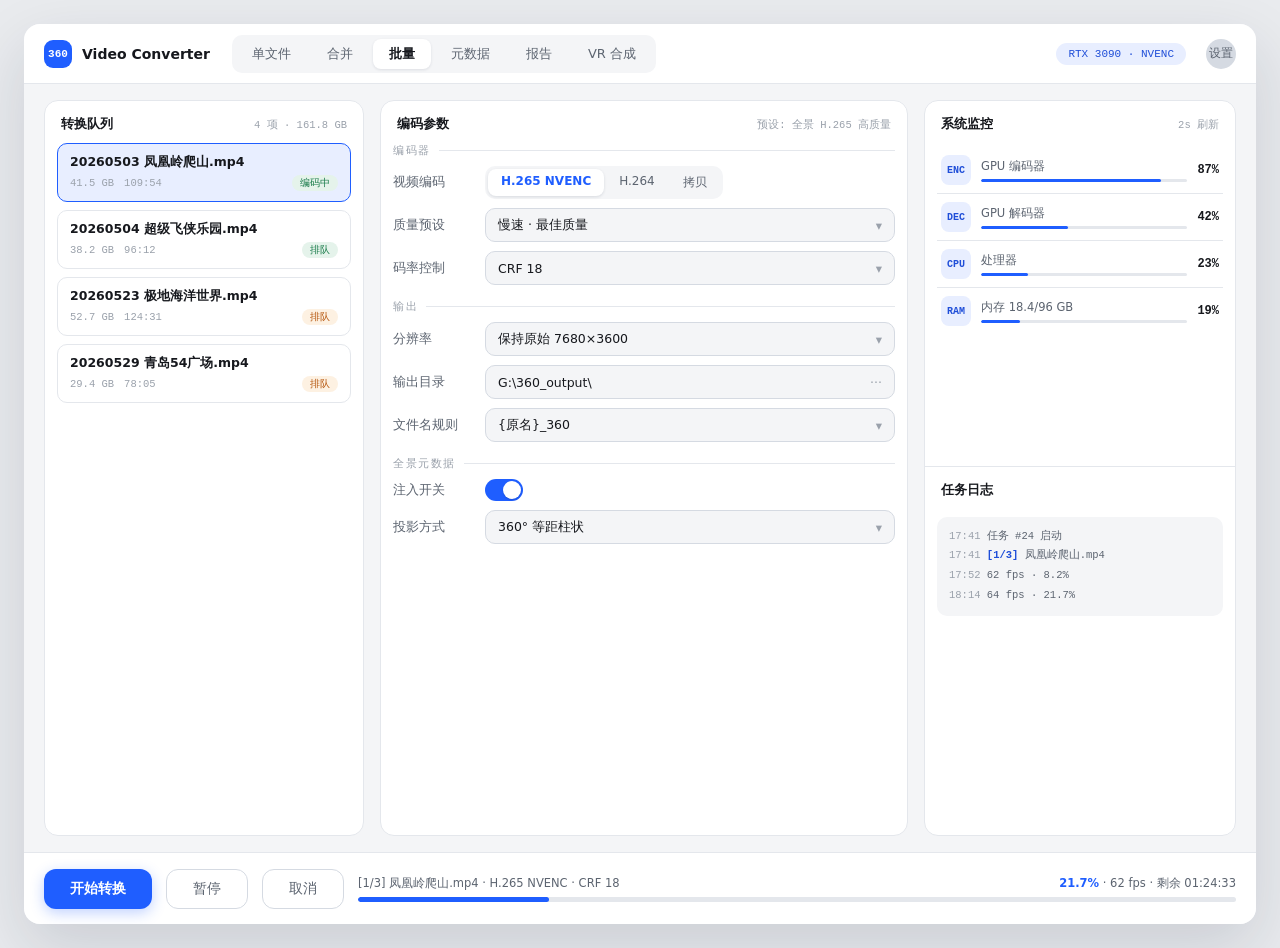
<file: docs/design/ui_redesign/方案B_晨纸工作室.html>
<!DOCTYPE html>
<html lang="zh-CN">
<head>
<meta charset="UTF-8">
<title>方案 B · 晨纸工作室 — 360 Video Converter UI 重设计</title>
<style>
/* 方案 B「晨纸工作室」: 冷调纸白 + 墨黑文字 + 电光钴蓝单强调 + 14px 软圆角 + 疏朗留白
   密度 4/10 · 变化 5/10 · 动效 2/10 —— 安静、轻盈、专注 */
:root{
  --bg:#f4f5f7; --surface:#ffffff; --line:#e4e7ec; --line2:#d5dae2;
  --text:#16181d; --text2:#5c6470; --text3:#9aa1ab;
  --acc:#1f5eff; --acc-soft:#e8eeff; --warn:#b45309;
  --sans:'Segoe UI','Microsoft YaHei',system-ui,sans-serif;
  --mono:'Cascadia Mono','Consolas',monospace;
  --r:14px;
}
*{margin:0;padding:0;box-sizing:border-box}
body{background:#e9ebee;color:var(--text);font-family:var(--sans);font-size:13px;
  display:flex;justify-content:center;padding:24px}
.frame{width:1440px;height:900px;background:var(--bg);border-radius:16px;overflow:hidden;
  display:flex;flex-direction:column;box-shadow:0 24px 64px rgba(20,30,60,.14)}
/* 顶栏 */
.hdr{height:60px;flex:none;display:flex;align-items:center;padding:0 20px;gap:8px;
  background:var(--surface);border-bottom:1px solid var(--line)}
.logo{display:flex;align-items:center;gap:10px;margin-right:14px}
.logo .mk{width:28px;height:28px;border-radius:9px;background:var(--acc);color:#fff;
  display:flex;align-items:center;justify-content:center;font-family:var(--mono);
  font-weight:700;font-size:11px}
.logo .nm{font-weight:600;font-size:14px}
.tabs{display:flex;gap:4px;background:var(--bg);border-radius:10px;padding:4px}
.tab{padding:6px 16px;border-radius:8px;font-size:13px;color:var(--text2);cursor:default}
.tab.on{background:var(--surface);color:var(--text);font-weight:600;
  box-shadow:0 1px 3px rgba(20,30,60,.1)}
.spacer{flex:1}
.gpill{font-family:var(--mono);font-size:11px;color:var(--text2);background:var(--acc-soft);
  color:#1f4ed8;padding:5px 12px;border-radius:99px}
.avatar{width:30px;height:30px;border-radius:50%;background:var(--line2);
  display:flex;align-items:center;justify-content:center;color:var(--text2);font-size:12px;margin-left:12px}
/* 三栏 */
.ws{flex:1;display:grid;grid-template-columns:320px 1fr 312px;gap:16px;padding:16px 20px;min-height:0}
.panel{background:var(--surface);border:1px solid var(--line);border-radius:var(--r);
  display:flex;flex-direction:column;min-height:0;overflow:hidden}
.p-h{padding:14px 16px 10px;display:flex;justify-content:space-between;align-items:baseline}
.p-h .t{font-weight:600;font-size:13px}
.p-h .s{font-family:var(--mono);font-size:10.5px;color:var(--text3)}
.p-b{flex:1;padding:0 12px 12px;overflow:hidden}
/* 文件卡 */
.fcard{border:1px solid var(--line);border-radius:10px;padding:10px 12px;margin-bottom:8px;cursor:default}
.fcard.on{border-color:var(--acc);background:var(--acc-soft)}
.fcard .fn{font-size:12.5px;font-weight:600;white-space:nowrap;overflow:hidden;text-overflow:ellipsis}
.fcard .fm{font-family:var(--mono);font-size:10.5px;color:var(--text3);margin-top:4px;
  display:flex;gap:10px;align-items:center}
.fcard .fm .st{margin-left:auto;padding:1px 8px;border-radius:99px;font-size:10px}
.st.done{background:#e5f3eb;color:#177a48}
.st.wait{background:#fdf1e2;color:var(--warn)}
/* 参数卡 */
.grp{margin-bottom:14px}
.grp-t{font-size:11px;color:var(--text3);letter-spacing:1.5px;margin-bottom:8px;
  display:flex;align-items:center;gap:8px}
.grp-t::after{content:'';flex:1;height:1px;background:var(--line)}
.row{display:flex;align-items:center;margin-bottom:9px}
.lab{width:92px;flex:none;font-size:12.5px;color:var(--text2)}
.ctl{flex:1;height:34px;background:var(--bg);border:1px solid var(--line2);border-radius:10px;
  display:flex;align-items:center;justify-content:space-between;padding:0 12px;font-size:12.5px}
.ctl .ar{color:var(--text3)}
.seg{display:flex;background:var(--bg);border-radius:10px;padding:3px;gap:2px}
.seg span{padding:5px 13px;border-radius:8px;font-size:12px;color:var(--text2);cursor:default}
.seg span.on{background:var(--surface);color:var(--acc);font-weight:600;
  box-shadow:0 1px 3px rgba(20,30,60,.12)}
.tog{width:38px;height:22px;border-radius:11px;background:var(--acc);position:relative}
.tog::after{content:'';position:absolute;width:18px;height:18px;border-radius:50%;
  background:#fff;top:2px;right:2px;box-shadow:0 1px 2px rgba(0,0,0,.15)}
/* 监控 */
.mon{display:flex;align-items:center;gap:10px;padding:8px 4px;border-bottom:1px solid var(--line)}
.mon:last-child{border-bottom:none}
.mon .ic{width:30px;height:30px;border-radius:8px;background:var(--acc-soft);flex:none;
  display:flex;align-items:center;justify-content:center;font-family:var(--mono);
  font-size:10px;color:#1f4ed8;font-weight:700}
.mon .ml{flex:1}
.mon .ml .k{font-size:11.5px;color:var(--text2)}
.mon .ml .bar{height:3px;background:var(--line);border-radius:2px;margin-top:5px;overflow:hidden}
.mon .ml .bar i{display:block;height:100%;background:var(--acc);border-radius:2px}
.mon .vv{font-family:var(--mono);font-size:12px;font-weight:600}
/* 日志 */
.logcard{background:var(--bg);border-radius:10px;padding:10px 12px;font-family:var(--mono);
  font-size:10.5px;line-height:1.9;color:var(--text2)}
.logcard .t{color:var(--text3)}
.logcard .g{color:#1f4ed8;font-weight:600}
/* 底栏 */
.act{height:72px;flex:none;background:var(--surface);border-top:1px solid var(--line);
  display:flex;align-items:center;padding:0 20px;gap:14px}
.btn{height:40px;padding:0 26px;border-radius:12px;font-size:13.5px;display:flex;
  align-items:center;cursor:default}
.btn.pri{background:var(--acc);color:#fff;font-weight:600;box-shadow:0 4px 14px rgba(31,94,255,.28)}
.btn.ghost{border:1px solid var(--line2);color:var(--text2);background:var(--surface)}
.btn:active{transform:scale(.985)}
.prog{flex:1}
.prog .pt{display:flex;justify-content:space-between;font-size:11.5px;color:var(--text2);margin-bottom:6px}
.prog .pt b{color:var(--acc)}
.prog .bar{height:5px;background:var(--line);border-radius:3px;overflow:hidden}
.prog .bar i{display:block;height:100%;background:var(--acc);border-radius:3px}
</style>
</head>
<body>
<div class="frame">
  <div class="hdr">
    <div class="logo"><div class="mk">360</div><div class="nm">Video Converter</div></div>
    <div class="tabs">
      <div class="tab">单文件</div><div class="tab">合并</div><div class="tab on">批量</div>
      <div class="tab">元数据</div><div class="tab">报告</div><div class="tab">VR 合成</div>
    </div>
    <div class="spacer"></div>
    <div class="gpill">RTX 3090 · NVENC</div>
    <div class="avatar">设置</div>
  </div>
  <div class="ws">
    <div class="panel">
      <div class="p-h"><span class="t">转换队列</span><span class="s">4 项 · 161.8 GB</span></div>
      <div class="p-b">
        <div class="fcard on"><div class="fn">20260503 凤凰岭爬山.mp4</div><div class="fm"><span>41.5 GB</span><span>109:54</span><span class="st done">编码中</span></div></div>
        <div class="fcard"><div class="fn">20260504 超级飞侠乐园.mp4</div><div class="fm"><span>38.2 GB</span><span>96:12</span><span class="st done">排队</span></div></div>
        <div class="fcard"><div class="fn">20260523 极地海洋世界.mp4</div><div class="fm"><span>52.7 GB</span><span>124:31</span><span class="st wait">排队</span></div></div>
        <div class="fcard"><div class="fn">20260529 青岛54广场.mp4</div><div class="fm"><span>29.4 GB</span><span>78:05</span><span class="st wait">排队</span></div></div>
      </div>
    </div>
    <div class="panel">
      <div class="p-h"><span class="t">编码参数</span><span class="s">预设: 全景 H.265 高质量</span></div>
      <div class="p-b">
        <div class="grp"><div class="grp-t">编码器</div>
          <div class="row"><div class="lab">视频编码</div><div class="seg"><span class="on">H.265 NVENC</span><span>H.264</span><span>拷贝</span></div></div>
          <div class="row"><div class="lab">质量预设</div><div class="ctl">慢速 · 最佳质量<span class="ar">▾</span></div></div>
          <div class="row"><div class="lab">码率控制</div><div class="ctl">CRF 18<span class="ar">▾</span></div></div>
        </div>
        <div class="grp"><div class="grp-t">输出</div>
          <div class="row"><div class="lab">分辨率</div><div class="ctl">保持原始 7680×3600<span class="ar">▾</span></div></div>
          <div class="row"><div class="lab">输出目录</div><div class="ctl">G:\360_output\<span class="ar">···</span></div></div>
          <div class="row"><div class="lab">文件名规则</div><div class="ctl">{原名}_360<span class="ar">▾</span></div></div>
        </div>
        <div class="grp"><div class="grp-t">全景元数据</div>
          <div class="row"><div class="lab">注入开关</div><div class="tog"></div></div>
          <div class="row"><div class="lab">投影方式</div><div class="ctl">360° 等距柱状<span class="ar">▾</span></div></div>
        </div>
      </div>
    </div>
    <div class="panel">
      <div class="p-h"><span class="t">系统监控</span><span class="s">2s 刷新</span></div>
      <div class="p-b" style="padding-top:4px">
        <div class="mon"><div class="ic">ENC</div><div class="ml"><div class="k">GPU 编码器</div><div class="bar"><i style="width:87%"></i></div></div><div class="vv">87%</div></div>
        <div class="mon"><div class="ic">DEC</div><div class="ml"><div class="k">GPU 解码器</div><div class="bar"><i style="width:42%"></i></div></div><div class="vv">42%</div></div>
        <div class="mon"><div class="ic">CPU</div><div class="ml"><div class="k">处理器</div><div class="bar"><i style="width:23%"></i></div></div><div class="vv">23%</div></div>
        <div class="mon"><div class="ic">RAM</div><div class="ml"><div class="k">内存 18.4/96 GB</div><div class="bar"><i style="width:19%"></i></div></div><div class="vv">19%</div></div>
      </div>
      <div class="p-h" style="border-top:1px solid var(--line)"><span class="t">任务日志</span></div>
      <div class="p-b" style="padding-top:8px">
        <div class="logcard">
          <div><span class="t">17:41</span> 任务 #24 启动</div>
          <div><span class="t">17:41</span> <span class="g">[1/3]</span> 凤凰岭爬山.mp4</div>
          <div><span class="t">17:52</span> 62 fps · 8.2%</div>
          <div><span class="t">18:14</span> 64 fps · 21.7%</div>
        </div>
      </div>
    </div>
  </div>
  <div class="act">
    <div class="btn pri">开始转换</div>
    <div class="btn ghost">暂停</div>
    <div class="btn ghost">取消</div>
    <div class="prog">
      <div class="pt"><span>[1/3] 凤凰岭爬山.mp4 · H.265 NVENC · CRF 18</span><span><b>21.7%</b> · 62 fps · 剩余 01:24:33</span></div>
      <div class="bar"><i style="width:21.7%"></i></div>
    </div>
  </div>
</div>
</body>
</html>
</file>
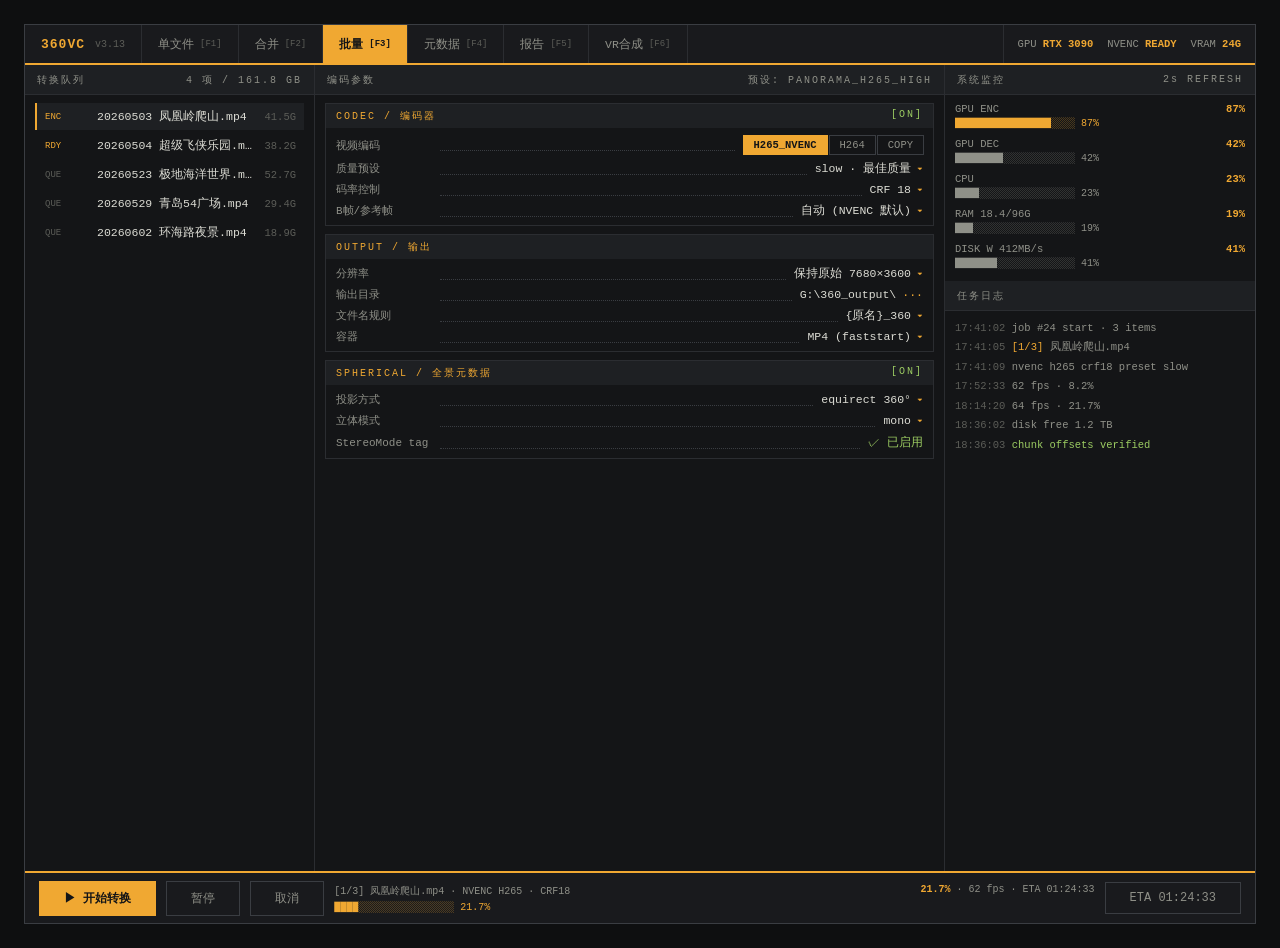
<file: docs/design/ui_redesign/方案C_工业终端.html>
<!DOCTYPE html>
<html lang="zh-CN">
<head>
<meta charset="UTF-8">
<title>方案 C · 工业终端 — 360 Video Converter UI 重设计</title>
<style>
/* 方案 C「工业终端」: 炭黑直角(0 圆角) + 琥珀单强调 + 等宽字体主导 + 双线框 + 终端语汇
   密度 9/10 · 变化 6/10 · 动效 1/10 —— 硬核工程工具取向, monospace-first */
:root{
  --bg:#141517; --panel:#191a1d; --panel2:#1e2023; --line:#2b2d31; --line2:#3a3d42;
  --text:#dcdcd4; --text2:#8f9088; --text3:#5c5d58;
  --acc:#f0a832; --acc-dk:#8a6215; --ok:#9ccc62; --err:#e06060;
  --mono:'Cascadia Mono','Consolas',monospace;
  --r:0;
}
*{margin:0;padding:0;box-sizing:border-box}
body{background:#0e0f10;color:var(--text);font-family:var(--mono);font-size:12px;
  display:flex;justify-content:center;padding:24px}
.frame{width:1440px;height:900px;background:var(--bg);border:1px solid var(--line2);
  overflow:hidden;display:flex;flex-direction:column}
/* 顶栏: 状态条式 */
.hdr{height:40px;flex:none;display:flex;align-items:stretch;border-bottom:2px solid var(--acc);background:var(--panel)}
.hdr .idt{padding:0 16px;display:flex;align-items:center;gap:10px;border-right:1px solid var(--line)}
.hdr .idt b{color:var(--acc);letter-spacing:1px;font-size:13px}
.hdr .idt span{color:var(--text3);font-size:10px}
.tabs{display:flex;flex:1}
.tab{padding:0 16px;display:flex;align-items:center;gap:6px;color:var(--text2);
  border-right:1px solid var(--line);cursor:default;font-size:11.5px}
.tab .k{color:var(--text3);font-size:9px}
.tab.on{background:var(--acc);color:#141517;font-weight:700}
.tab.on .k{color:#141517}
.hstat{display:flex;align-items:center;gap:14px;padding:0 14px;border-left:1px solid var(--line);
  font-size:10.5px;color:var(--text2)}
.hstat b{color:var(--acc)}
/* 三栏 */
.ws{flex:1;display:grid;grid-template-columns:290px 1fr 310px;min-height:0}
.col{border-right:1px solid var(--line);display:flex;flex-direction:column;min-height:0}
.col:last-child{border-right:none}
.col-h{height:30px;flex:none;display:flex;align-items:center;justify-content:space-between;
  padding:0 12px;border-bottom:1px solid var(--line);background:var(--panel2);font-size:10px;
  letter-spacing:2px;color:var(--text2)}
.col-b{flex:1;overflow:hidden;padding:8px 10px}
/* 文件行: 终端表格式 */
.frow{display:flex;align-items:center;gap:8px;padding:6px 8px;border-left:2px solid transparent;margin-bottom:2px}
.frow:hover{background:var(--panel2)}
.frow.on{background:var(--panel2);border-left-color:var(--acc)}
.frow .st{font-size:9px;width:44px;color:var(--acc)}
.frow .st.q{color:var(--text3)}
.frow .fn{flex:1;font-size:11.5px;white-space:nowrap;overflow:hidden;text-overflow:ellipsis}
.frow .sz{color:var(--text3);font-size:10.5px}
/* 参数区: 键值对齐 + ASCII 感 */
.pg{border:1px solid var(--line);margin-bottom:8px}
.pg-h{padding:5px 10px;background:var(--panel2);font-size:10px;letter-spacing:2px;
  color:var(--acc);display:flex;justify-content:space-between}
.pg-h .tg{color:var(--ok)}
.pg-b{padding:7px 10px}
.row{display:flex;align-items:center;margin-bottom:6px}
.row:last-child{margin-bottom:0}
.lab{width:96px;flex:none;color:var(--text2);font-size:11px}
.dots{flex:1;border-bottom:1px dotted var(--line2);margin:0 8px;height:12px}
.val{color:var(--text);font-size:11.5px;display:flex;align-items:center;gap:6px}
.val .ar{color:var(--acc)}
.seg{display:flex;gap:2px}
.seg span{padding:3px 10px;border:1px solid var(--line2);color:var(--text2);font-size:10.5px;margin-right:-1px}
.seg span.on{background:var(--acc);color:#141517;border-color:var(--acc);font-weight:700}
.chk{color:var(--ok)}
/* 监控: ASCII 条 */
.mon{margin-bottom:9px}
.mon .ml{display:flex;justify-content:space-between;font-size:10.5px;color:var(--text2);margin-bottom:3px}
.mon .ml b{color:var(--acc)}
.abar{font-family:var(--mono);font-size:10px;letter-spacing:0px;color:var(--acc);white-space:nowrap}
.abar .off{color:var(--line)}
.log{font-size:10.5px;line-height:1.85;color:var(--text2)}
.log .t{color:var(--text3)}
.log .g{color:var(--acc)}
.log .w{color:var(--warn)}
.log .ok{color:var(--ok)}
/* 底部动作栏 */
.act{height:52px;flex:none;border-top:2px solid var(--acc);background:var(--panel);
  display:flex;align-items:center;padding:0 14px;gap:10px}
.btn{padding:8px 24px;font-family:var(--mono);font-size:12px;cursor:default;border:1px solid var(--line2)}
.btn.pri{background:var(--acc);color:#141517;font-weight:700;border-color:var(--acc)}
.btn.ghost{color:var(--text2)}
.btn:active{transform:translateY(1px)}
.prog{flex:1}
.prog .pt{display:flex;justify-content:space-between;font-size:10px;color:var(--text2);margin-bottom:4px}
.prog .pt b{color:var(--acc)}
.abar .off{color:var(--line2)}
</style>
</head>
<body>
<div class="frame">
  <div class="hdr">
    <div class="idt"><b>360VC</b><span>v3.13</span></div>
    <div class="tabs">
      <div class="tab">单文件<span class="k">[F1]</span></div>
      <div class="tab">合并<span class="k">[F2]</span></div>
      <div class="tab on">批量<span class="k">[F3]</span></div>
      <div class="tab">元数据<span class="k">[F4]</span></div>
      <div class="tab">报告<span class="k">[F5]</span></div>
      <div class="tab">VR合成<span class="k">[F6]</span></div>
    </div>
    <div class="hstat"><span>GPU <b>RTX 3090</b></span><span>NVENC <b>READY</b></span><span>VRAM <b>24G</b></span></div>
  </div>
  <div class="ws">
    <div class="col">
      <div class="col-h"><span>转换队列</span><span>4 项 / 161.8 GB</span></div>
      <div class="col-b">
        <div class="frow on"><span class="st">ENC</span><span class="fn">20260503 凤凰岭爬山.mp4</span><span class="sz">41.5G</span></div>
        <div class="frow"><span class="st">RDY</span><span class="fn">20260504 超级飞侠乐园.mp4</span><span class="sz">38.2G</span></div>
        <div class="frow"><span class="st q">QUE</span><span class="fn">20260523 极地海洋世界.mp4</span><span class="sz">52.7G</span></div>
        <div class="frow"><span class="st q">QUE</span><span class="fn">20260529 青岛54广场.mp4</span><span class="sz">29.4G</span></div>
        <div class="frow"><span class="st q">QUE</span><span class="fn">20260602 环海路夜景.mp4</span><span class="sz">18.9G</span></div>
      </div>
    </div>
    <div class="col">
      <div class="col-h"><span>编码参数</span><span>预设: PANORAMA_H265_HIGH</span></div>
      <div class="col-b">
        <div class="pg"><div class="pg-h"><span>CODEC / 编码器</span><span class="tg">[ON]</span></div>
          <div class="pg-b">
            <div class="row"><div class="lab">视频编码</div><div class="dots"></div><div class="seg"><span class="on">H265_NVENC</span><span>H264</span><span>COPY</span></div></div>
            <div class="row"><div class="lab">质量预设</div><div class="dots"></div><div class="val">slow · 最佳质量<span class="ar">▾</span></div></div>
            <div class="row"><div class="lab">码率控制</div><div class="dots"></div><div class="val">CRF 18<span class="ar">▾</span></div></div>
            <div class="row"><div class="lab">B帧/参考帧</div><div class="dots"></div><div class="val">自动 (NVENC 默认)<span class="ar">▾</span></div></div>
          </div>
        </div>
        <div class="pg"><div class="pg-h"><span>OUTPUT / 输出</span></div>
          <div class="pg-b">
            <div class="row"><div class="lab">分辨率</div><div class="dots"></div><div class="val">保持原始 7680×3600<span class="ar">▾</span></div></div>
            <div class="row"><div class="lab">输出目录</div><div class="dots"></div><div class="val">G:\360_output\<span class="ar">···</span></div></div>
            <div class="row"><div class="lab">文件名规则</div><div class="dots"></div><div class="val">{原名}_360<span class="ar">▾</span></div></div>
            <div class="row"><div class="lab">容器</div><div class="dots"></div><div class="val">MP4 (faststart)<span class="ar">▾</span></div></div>
          </div>
        </div>
        <div class="pg"><div class="pg-h"><span>SPHERICAL / 全景元数据</span><span class="tg">[ON]</span></div>
          <div class="pg-b">
            <div class="row"><div class="lab">投影方式</div><div class="dots"></div><div class="val">equirect 360°<span class="ar">▾</span></div></div>
            <div class="row"><div class="lab">立体模式</div><div class="dots"></div><div class="val">mono<span class="ar">▾</span></div></div>
            <div class="row"><div class="lab">StereoMode tag</div><div class="dots"></div><div class="chk">✓ 已启用</div></div>
          </div>
        </div>
      </div>
    </div>
    <div class="col">
      <div class="col-h"><span>系统监控</span><span>2s REFRESH</span></div>
      <div class="col-b">
        <div class="mon"><div class="ml"><span>GPU ENC</span><b>87%</b></div><div class="abar">████████████████░░░░ 87%</div></div>
        <div class="mon"><div class="ml"><span>GPU DEC</span><b>42%</b></div><div class="abar" style="color:var(--text2)">████████░░░░░░░░░░░░ 42%</div></div>
        <div class="mon"><div class="ml"><span>CPU</span><b>23%</b></div><div class="abar" style="color:var(--text2)">████░░░░░░░░░░░░░░░░ 23%</div></div>
        <div class="mon"><div class="ml"><span>RAM 18.4/96G</span><b>19%</b></div><div class="abar" style="color:var(--text2)">███░░░░░░░░░░░░░░░░░ 19%</div></div>
        <div class="mon"><div class="ml"><span>DISK W 412MB/s</span><b>41%</b></div><div class="abar" style="color:var(--text2)">███████░░░░░░░░░░░░░ 41%</div></div>
        <div class="col-h" style="margin:12px -10px 8px;border-left:none;border-right:none"><span>任务日志</span></div>
        <div class="log">
          <div><span class="t">17:41:02</span> job #24 start · 3 items</div>
          <div><span class="t">17:41:05</span> <span class="g">[1/3]</span> 凤凰岭爬山.mp4</div>
          <div><span class="t">17:41:09</span> nvenc h265 crf18 preset slow</div>
          <div><span class="t">17:52:33</span> 62 fps · 8.2%</div>
          <div><span class="t">18:14:20</span> 64 fps · 21.7%</div>
          <div><span class="t">18:36:02</span> <span class="w">disk free 1.2 TB</span></div>
          <div><span class="t">18:36:03</span> <span class="ok">chunk offsets verified</span></div>
        </div>
      </div>
    </div>
  </div>
  <div class="act">
    <div class="btn pri">▶ 开始转换</div>
    <div class="btn ghost">暂停</div>
    <div class="btn ghost">取消</div>
    <div class="prog">
      <div class="pt"><span>[1/3] 凤凰岭爬山.mp4 · NVENC H265 · CRF18</span><span><b>21.7%</b> · 62 fps · ETA 01:24:33</span></div>
      <div class="abar">████░░░░░░░░░░░░░░░░ 21.7%</div>
    </div>
    <div class="btn ghost">ETA 01:24:33</div>
  </div>
</div>
</body>
</html>
</file>
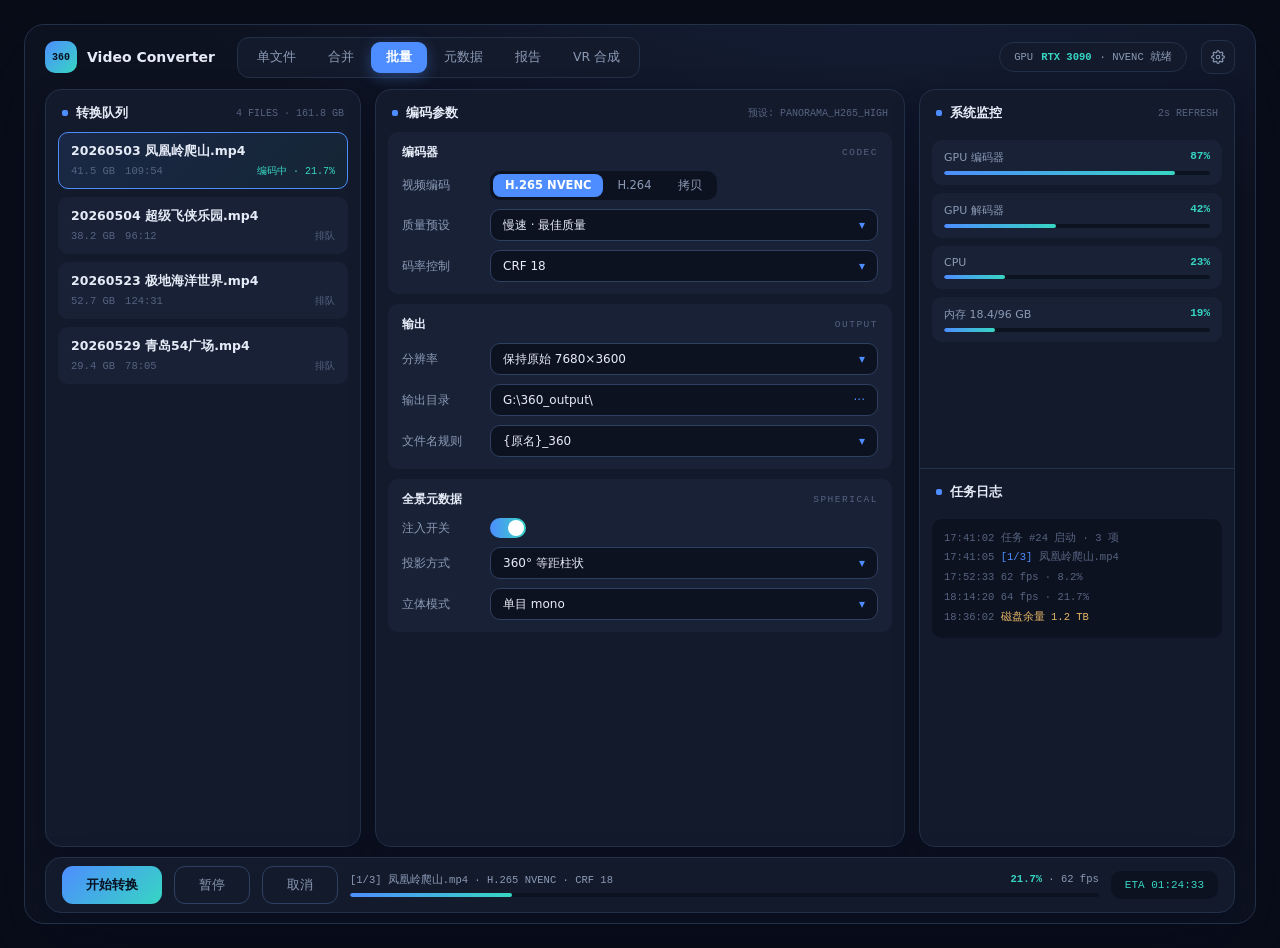
<file: docs/design/ui_redesign/方案D_深海钴蓝.html>
<!DOCTYPE html>
<html lang="zh-CN">
<head>
<meta charset="UTF-8">
<title>方案 D · 深海钴蓝 — 360 Video Converter UI 重设计</title>
<style>
/* 方案 D「深海钴蓝」: 深海蓝灰底 + 钴蓝/青双色层级 + 16px 大圆角卡片 + 悬浮层级阴影
   密度 6/10 · 变化 6/10 · 动效 3/10 —— 现代 Pro App 取向 (Linear/Raycast 一族但蓝色系) */
:root{
  --bg:#0d1220; --panel:#131a2c; --panel2:#182136; --line:#223048; --line2:#2e4062;
  --text:#e6ecf7; --text2:#8b9ab5; --text3:#566380;
  --acc:#4d8dff; --acc2:#37d6c3; --warn:#e5b567;
  --sans:'Segoe UI','Microsoft YaHei',system-ui,sans-serif;
  --mono:'Cascadia Mono','Consolas',monospace;
  --r:16px; --r-s:10px;
}
*{margin:0;padding:0;box-sizing:border-box}
body{background:#090d18;color:var(--text);font-family:var(--sans);font-size:13px;
  display:flex;justify-content:center;padding:24px}
.frame{width:1440px;height:900px;background:radial-gradient(1200px 500px at 70% -10%, #16203a 0%, var(--bg) 60%);
  border:1px solid var(--line);border-radius:20px;overflow:hidden;display:flex;flex-direction:column;
  box-shadow:0 32px 80px rgba(5,10,30,.5)}
/* 顶栏: 悬浮胶囊导航 */
.hdr{height:64px;flex:none;display:flex;align-items:center;padding:0 20px;gap:14px}
.logo{display:flex;align-items:center;gap:10px;margin-right:8px}
.logo .mk{width:32px;height:32px;border-radius:10px;
  background:linear-gradient(135deg,var(--acc),var(--acc2));display:flex;align-items:center;
  justify-content:center;font-family:var(--mono);font-weight:700;font-size:10px;color:#06101f}
.logo .nm{font-weight:600;font-size:14px}
.nav{display:flex;gap:2px;background:var(--panel);border:1px solid var(--line);
  border-radius:12px;padding:4px}
.nav .tab{padding:7px 15px;border-radius:9px;font-size:12.5px;color:var(--text2);cursor:default}
.nav .tab.on{background:var(--acc);color:#fff;font-weight:600;
  box-shadow:0 4px 14px rgba(77,141,255,.35)}
.spacer{flex:1}
.gpill{display:flex;align-items:center;gap:8px;background:var(--panel);border:1px solid var(--line);
  border-radius:99px;padding:7px 14px;font-family:var(--mono);font-size:10.5px;color:var(--text2)}
.gpill b{color:var(--acc2)}
.gear{width:34px;height:34px;border-radius:10px;background:var(--panel);border:1px solid var(--line);
  display:flex;align-items:center;justify-content:center;color:var(--text2)}
/* 三栏: 卡片化 */
.ws{flex:1;display:grid;grid-template-columns:316px 1fr 316px;gap:14px;padding:0 20px;min-height:0}
.card{background:var(--panel);border:1px solid var(--line);border-radius:var(--r);
  display:flex;flex-direction:column;min-height:0;overflow:hidden;
  box-shadow:0 8px 24px rgba(5,10,30,.35)}
.c-h{padding:14px 16px 10px;display:flex;justify-content:space-between;align-items:center}
.c-h .t{font-weight:600;font-size:13px;display:flex;align-items:center;gap:8px}
.c-h .t::before{content:'';width:6px;height:6px;border-radius:2px;background:var(--acc)}
.c-h .s{font-family:var(--mono);font-size:10px;color:var(--text3)}
.c-b{flex:1;padding:0 12px 12px;overflow:hidden}
/* 文件卡 */
.fcard{background:var(--panel2);border:1px solid transparent;border-radius:var(--r-s);
  padding:10px 12px;margin-bottom:8px;cursor:default}
.fcard.on{border-color:var(--acc);background:linear-gradient(135deg,rgba(77,141,255,.12),rgba(55,214,195,.06))}
.fcard .fn{font-size:12.5px;font-weight:600;white-space:nowrap;overflow:hidden;text-overflow:ellipsis}
.fcard .fm{font-family:var(--mono);font-size:10.5px;color:var(--text3);margin-top:4px;
  display:flex;gap:10px;align-items:center}
.fcard .fm .live{margin-left:auto;color:var(--acc2);font-size:10px}
/* 参数 */
.grp{background:var(--panel2);border-radius:var(--r-s);padding:12px 14px;margin-bottom:10px}
.grp-t{display:flex;justify-content:space-between;align-items:center;margin-bottom:10px}
.grp-t .t{font-size:12px;font-weight:600}
.grp-t .en{font-family:var(--mono);font-size:9.5px;color:var(--text3);letter-spacing:1.5px}
.row{display:flex;align-items:center;margin-bottom:9px}
.row:last-child{margin-bottom:0}
.lab{width:88px;flex:none;font-size:12px;color:var(--text2)}
.ctl{flex:1;height:32px;background:var(--bg);border:1px solid var(--line2);border-radius:var(--r-s);
  display:flex;align-items:center;justify-content:space-between;padding:0 12px;font-size:12px}
.ctl .ar{color:var(--acc)}
.seg{display:flex;background:var(--bg);border-radius:var(--r-s);padding:3px;gap:2px}
.seg span{padding:4px 12px;border-radius:8px;font-size:11.5px;color:var(--text2);cursor:default}
.seg span.on{background:var(--acc);color:#fff;font-weight:600}
.tog{width:36px;height:20px;border-radius:10px;background:linear-gradient(90deg,var(--acc),var(--acc2));position:relative}
.tog::after{content:'';position:absolute;width:16px;height:16px;border-radius:50%;
  background:#fff;top:2px;right:2px}
/* 监控 */
.mon{background:var(--panel2);border-radius:var(--r-s);padding:10px 12px;margin-bottom:8px}
.mon .ml{display:flex;justify-content:space-between;font-size:11px;color:var(--text2);margin-bottom:6px}
.mon .ml b{color:var(--text);font-family:var(--mono)}
.mon .ml .dv{color:var(--acc2);font-family:var(--mono);font-weight:600}
.bar{height:4px;background:var(--bg);border-radius:2px;overflow:hidden}
.bar i{display:block;height:100%;border-radius:2px;background:linear-gradient(90deg,var(--acc),var(--acc2))}
.log{font-family:var(--mono);font-size:10.5px;line-height:1.9;color:var(--text3);
  background:var(--bg);border-radius:var(--r-s);padding:10px 12px}
.log .t{color:var(--text3)}
.log .g{color:var(--acc)}
.log .w{color:var(--warn)}
/* 底栏: 悬浮操作坞 */
.act{height:76px;flex:none;display:flex;align-items:center;padding:0 20px}
.dock{flex:1;background:var(--panel);border:1px solid var(--line);border-radius:var(--r);
  display:flex;align-items:center;padding:0 16px;gap:12px;height:56px;
  box-shadow:0 12px 32px rgba(5,10,30,.45)}
.btn{height:38px;padding:0 24px;border-radius:11px;font-size:13px;display:flex;
  align-items:center;cursor:default}
.btn.pri{background:linear-gradient(135deg,var(--acc),var(--acc2));color:#06101f;font-weight:700}
.btn.ghost{border:1px solid var(--line2);color:var(--text2)}
.btn:active{transform:scale(.98)}
.prog{flex:1}
.prog .pt{display:flex;justify-content:space-between;font-family:var(--mono);font-size:10.5px;
  color:var(--text2);margin-bottom:6px}
.prog .pt b{color:var(--acc2)}
.prog .bar{height:4px}
.eta{font-family:var(--mono);font-size:11px;color:var(--acc2);background:var(--bg);
  border-radius:var(--r-s);padding:8px 14px}
</style>
</head>
<body>
<div class="frame">
  <div class="hdr">
    <div class="logo"><div class="mk">360</div><div class="nm">Video Converter</div></div>
    <div class="nav">
      <div class="tab">单文件</div><div class="tab">合并</div><div class="tab on">批量</div>
      <div class="tab">元数据</div><div class="tab">报告</div><div class="tab">VR 合成</div>
    </div>
    <div class="spacer"></div>
    <div class="gpill">GPU <b>RTX 3090</b> · NVENC 就绪</div>
    <div class="gear"><svg width="14" height="14" viewBox="0 0 24 24" fill="none" stroke="currentColor" stroke-width="2"><circle cx="12" cy="12" r="3"/><path d="M19.4 15a1.65 1.65 0 0 0 .33 1.82l.06.06a2 2 0 1 1-2.83 2.83l-.06-.06a1.65 1.65 0 0 0-1.82-.33 1.65 1.65 0 0 0-1 1.51V21a2 2 0 1 1-4 0v-.09a1.65 1.65 0 0 0-1-1.51 1.65 1.65 0 0 0-1.82.33l-.06.06a2 2 0 1 1-2.83-2.83l.06-.06a1.65 1.65 0 0 0 .33-1.82 1.65 1.65 0 0 0-1.51-1H3a2 2 0 1 1 0-4h.09a1.65 1.65 0 0 0 1.51-1 1.65 1.65 0 0 0-.33-1.82l-.06-.06a2 2 0 1 1 2.83-2.83l.06.06a1.65 1.65 0 0 0 1.82.33 1.65 1.65 0 0 0 1-1.51V3a2 2 0 1 1 4 0v.09a1.65 1.65 0 0 0 1 1.51 1.65 1.65 0 0 0 1.82-.33l.06-.06a2 2 0 1 1 2.83 2.83l-.06.06a1.65 1.65 0 0 0-.33 1.82v.01a1.65 1.65 0 0 0 1.51 1H21a2 2 0 1 1 0 4h-.09a1.65 1.65 0 0 0-1.51 1z"/></svg></div>
  </div>
  <div class="ws">
    <div class="card">
      <div class="c-h"><span class="t">转换队列</span><span class="s">4 FILES · 161.8 GB</span></div>
      <div class="c-b">
        <div class="fcard on"><div class="fn">20260503 凤凰岭爬山.mp4</div><div class="fm"><span>41.5 GB</span><span>109:54</span><span class="live">编码中 · 21.7%</span></div></div>
        <div class="fcard"><div class="fn">20260504 超级飞侠乐园.mp4</div><div class="fm"><span>38.2 GB</span><span>96:12</span><span class="live" style="color:var(--text3)">排队</span></div></div>
        <div class="fcard"><div class="fn">20260523 极地海洋世界.mp4</div><div class="fm"><span>52.7 GB</span><span>124:31</span><span class="live" style="color:var(--text3)">排队</span></div></div>
        <div class="fcard"><div class="fn">20260529 青岛54广场.mp4</div><div class="fm"><span>29.4 GB</span><span>78:05</span><span class="live" style="color:var(--text3)">排队</span></div></div>
      </div>
    </div>
    <div class="card">
      <div class="c-h"><span class="t">编码参数</span><span class="s">预设: PANORAMA_H265_HIGH</span></div>
      <div class="c-b">
        <div class="grp"><div class="grp-t"><span class="t">编码器</span><span class="en">CODEC</span></div>
          <div class="row"><div class="lab">视频编码</div><div class="seg"><span class="on">H.265 NVENC</span><span>H.264</span><span>拷贝</span></div></div>
          <div class="row"><div class="lab">质量预设</div><div class="ctl">慢速 · 最佳质量<span class="ar">▾</span></div></div>
          <div class="row"><div class="lab">码率控制</div><div class="ctl">CRF 18<span class="ar">▾</span></div></div>
        </div>
        <div class="grp"><div class="grp-t"><span class="t">输出</span><span class="en">OUTPUT</span></div>
          <div class="row"><div class="lab">分辨率</div><div class="ctl">保持原始 7680×3600<span class="ar">▾</span></div></div>
          <div class="row"><div class="lab">输出目录</div><div class="ctl">G:\360_output\<span class="ar">···</span></div></div>
          <div class="row"><div class="lab">文件名规则</div><div class="ctl">{原名}_360<span class="ar">▾</span></div></div>
        </div>
        <div class="grp"><div class="grp-t"><span class="t">全景元数据</span><span class="en">SPHERICAL</span></div>
          <div class="row"><div class="lab">注入开关</div><div class="tog"></div></div>
          <div class="row"><div class="lab">投影方式</div><div class="ctl">360° 等距柱状<span class="ar">▾</span></div></div>
          <div class="row"><div class="lab">立体模式</div><div class="ctl">单目 mono<span class="ar">▾</span></div></div>
        </div>
      </div>
    </div>
    <div class="card">
      <div class="c-h"><span class="t">系统监控</span><span class="s">2s REFRESH</span></div>
      <div class="c-b" style="padding-top:8px">
        <div class="mon"><div class="ml"><span>GPU 编码器</span><span class="dv">87%</span></div><div class="bar"><i style="width:87%"></i></div></div>
        <div class="mon"><div class="ml"><span>GPU 解码器</span><span class="dv">42%</span></div><div class="bar"><i style="width:42%"></i></div></div>
        <div class="mon"><div class="ml"><span>CPU</span><span class="dv">23%</span></div><div class="bar"><i style="width:23%"></i></div></div>
        <div class="mon"><div class="ml"><span>内存 18.4/96 GB</span><span class="dv">19%</span></div><div class="bar"><i style="width:19%"></i></div></div>
      </div>
      <div class="c-h" style="border-top:1px solid var(--line)"><span class="t">任务日志</span></div>
      <div class="c-b" style="padding-top:8px">
        <div class="log">
          <div><span class="t">17:41:02</span> 任务 #24 启动 · 3 项</div>
          <div><span class="t">17:41:05</span> <span class="g">[1/3]</span> 凤凰岭爬山.mp4</div>
          <div><span class="t">17:52:33</span> 62 fps · 8.2%</div>
          <div><span class="t">18:14:20</span> 64 fps · 21.7%</div>
          <div><span class="t">18:36:02</span> <span class="w">磁盘余量 1.2 TB</span></div>
        </div>
      </div>
    </div>
  </div>
  <div class="act">
    <div class="dock">
      <div class="btn pri">开始转换</div>
      <div class="btn ghost">暂停</div>
      <div class="btn ghost">取消</div>
      <div class="prog">
        <div class="pt"><span>[1/3] 凤凰岭爬山.mp4 · H.265 NVENC · CRF 18</span><span><b>21.7%</b> · 62 fps</span></div>
        <div class="bar"><i style="width:21.7%"></i></div>
      </div>
      <div class="eta">ETA 01:24:33</div>
    </div>
  </div>
</div>
</body>
</html>
</file>
